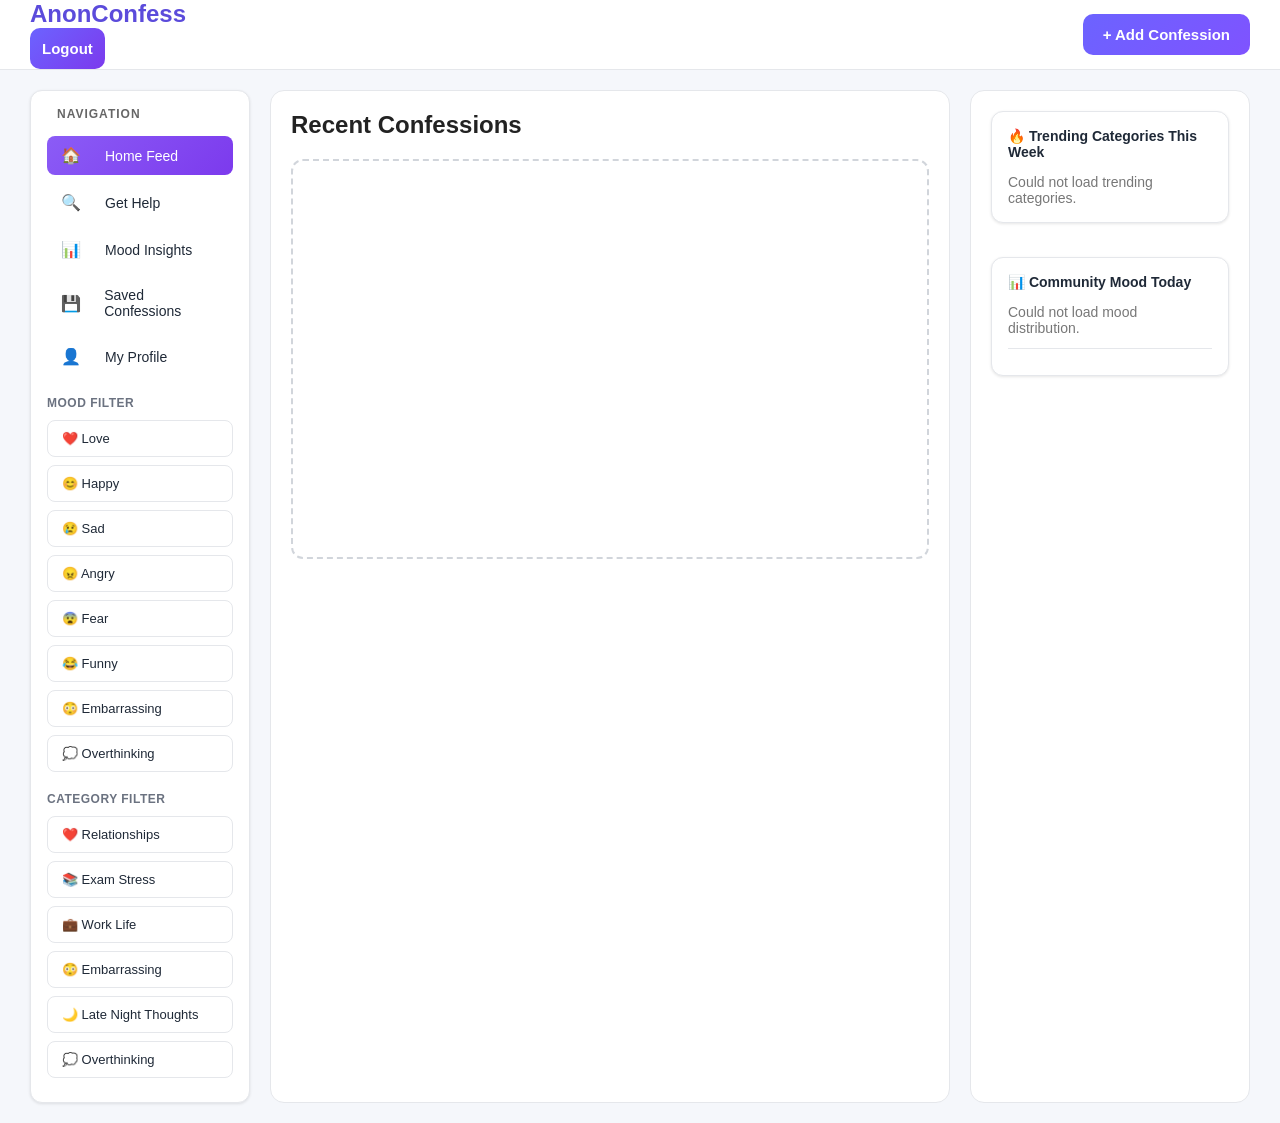
<file: frontendd/homepage/index.html>
<!DOCTYPE html>
<html lang="en">
<head>
  <meta charset="UTF-8" />
  <meta name="viewport" content="width=device-width, initial-scale=1.0" />
  <title>AnonConfess</title>
  <link rel="stylesheet" href="new.css" />
</head>
<body>

  <header class="header">
    <div class="logo-section">
      <h1>AnonConfess</h1>
      <button id="logoutBtn">Logout</button>
    </div>

    <div class="header-actions">
      <button class="add-confession-btn">+ Add Confession</button>
    </div>
  </header>

  <main class="layout">

    <aside class="left-sidebar">

      <!-- Left sidebar tools space -->
       <div class="sidebar-title">Navigation</div>
                <a class="sidebar-item active" href="#" data-filter="all">
                    <span class="sidebar-item-icon">🏠</span>
                    Home Feed
                </a>
                <a class="sidebar-item" href="../resources/resources.html">
                    <span class="sidebar-item-icon">🔍</span>
                    Get Help
                </a>
                <a class="sidebar-item" href="#">
                    <span class="sidebar-item-icon">📊</span>
                    Mood Insights
                </a>
                <a class="sidebar-item" href="#">
                    <span class="sidebar-item-icon">💾</span>
                    Saved Confessions
                </a>
                <a class="sidebar-item" href="../Profile Page/index.html">
                    <span class="sidebar-item-icon">👤</span>
                    My Profile
                </a>
            </div>

            <h3>Mood Filter</h3>

      <div class="mood-filter-list">
  <button class="mood-filter-btn" data-mood="Love">❤️ Love</button>
  <button class="mood-filter-btn" data-mood="Happy">😊 Happy</button>
  <button class="mood-filter-btn" data-mood="Sad">😢 Sad</button>
  <button class="mood-filter-btn" data-mood="Angry">😠 Angry</button>
  <button class="mood-filter-btn" data-mood="Fear">😨 Fear</button>
  <button class="mood-filter-btn" data-mood="Funny">😂 Funny</button>
  <button class="mood-filter-btn" data-mood="Embarrassing">😳 Embarrassing</button>
  <button class="mood-filter-btn" data-mood="Overthinking">💭 Overthinking</button>
</div>
<h3>Category Filter</h3>
<div class="category-filter-list">
  <button class="category-filter-btn" data-category="Relationships">❤️ Relationships</button>
  <button class="category-filter-btn" data-category="Exam Stress">📚 Exam Stress</button>
  <button class="category-filter-btn" data-category="Work Life">💼 Work Life</button>
  <button class="category-filter-btn" data-category="Embarrassing">😳 Embarrassing</button>
  <button class="category-filter-btn" data-category="Late Night Thoughts">🌙 Late Night Thoughts</button>
  <button class="category-filter-btn" data-category="Overthinking">💭 Overthinking</button>
</div>

    </aside>


    <section class="main-feed">
      <div class="feed-header">
        <h2>Recent Confessions</h2>
      </div>

      <div class="confession-feed">
        <!-- Confession cards will appear here -->
      </div>
    </section>

    <aside class="right-sidebar">
      <!-- Right sidebar tools space -->
       <div class="sidebar-card trending-card">
  <h3>🔥 Trending Categories This Week</h3>
  <div class="trending-list">
    <!-- Trending categories will appear here -->
  </div>
</div>
<br>
<div class="sidebar-card mood-distribution-card">
  <h3>📊 Community Mood Today</h3>
  <div class="mood-distribution-list">
    <!-- Mood rows will appear here -->
  </div>
  <p class="mood-distribution-total"></p>
</div>
    </aside>


    <!-- Add Confession Modal -->
<div class="modal-overlay">
  <div class="modal">
    
    <div class="modal-header">
      <h2>Share Your Confession</h2>
      <button class="close-modal-btn">&times;</button>
    </div>

    <form class="confession-form">
      
      <div class="identity-toggle">
        <button type="button" class="toggle-btn active">Anonymous</button>
        <button type="button" class="toggle-btn">With Identity</button>
      </div>

      <div class="name-field">
        <label for="userName">Your Name</label>
        <input type="text" id="userName" name="userName" />
      </div>

      <div class="mood-section">
        <label>Select Mood</label>
        <div class="mood-options">
          <button type="button" data-mood="love">❤️ Love</button>
          <button type="button" data-mood="happy">😊 Happy</button>
          <button type="button" data-mood="sad">😢 Sad</button>
          <button type="button" data-mood="angry">😠 Angry</button>
          <button type="button" data-mood="fear">😨 Fear</button>
          <button type="button" data-mood="funny">😂 Funny</button>
          <button type="button" data-mood="embarrasing">😳 Embarrassing</button>
          <button type="button" data-mood="overthinking">💭 Overthinking</button>
        </div>
      </div>

      <div class="category-section">
        <label for="category">Category</label>
        <select id="category" name="category">
          <option value="">Choose a category...</option>
          <option value="Relationships">Relationships</option>
          <option value="Exam Stress">Exam Stress</option>
          <option value="Work Life">Work Life</option>
          <option value="Embarrassing">Embarrassing</option>
          <option value="Late Night Thoughts">Late Night Thoughts</option>
          <option value="Overthinking">Overthinking</option>
        </select>
      </div>

      <div class="text-section">
        <label for="confessionText">Your Confession</label>
        <textarea id="confessionText" name="confessionText" rows="6"></textarea>
      </div>

      <div class="submit-section">
        <button type="submit" class="post-btn">Post Confession</button>
      </div>

    </form>

  </div>
</div>

  </main>


  <!-- Edit Confession Modal -->
<div class="edit-modal-overlay">
  <div class="edit-modal">
    <div class="edit-modal-header">
      <h2>Edit Confession</h2>
      <button class="close-edit-modal-btn">&times;</button>
    </div>

    <form class="edit-confession-form">
      <div class="edit-text-section">
        <label for="editConfessionText">Update Your Confession</label>
        <textarea id="editConfessionText" rows="6"></textarea>
      </div>

      <div class="edit-submit-section">
        <button type="submit" class="save-edit-btn">Save Changes</button>
      </div>
    </form>
  </div>
</div>



<!-- Comment Modal -->
<div class="comment-modal-overlay">
  <div class="comment-modal">
    <div class="comment-modal-header">
      <h2>Add Comment</h2>
      <button class="close-comment-modal-btn">&times;</button>
    </div>

    <form class="comment-form">
      <div class="comment-text-section">
        <label for="commentText">Your Comment</label>
        <textarea id="commentText" rows="5"></textarea>
      </div>

      <div class="comment-submit-section">
        <button type="submit" class="post-comment-btn">Post Comment</button>
      </div>
    </form>
  </div>
</div>

<script type="module" src="js/new.js"></script>
</body>
</html>
</file>
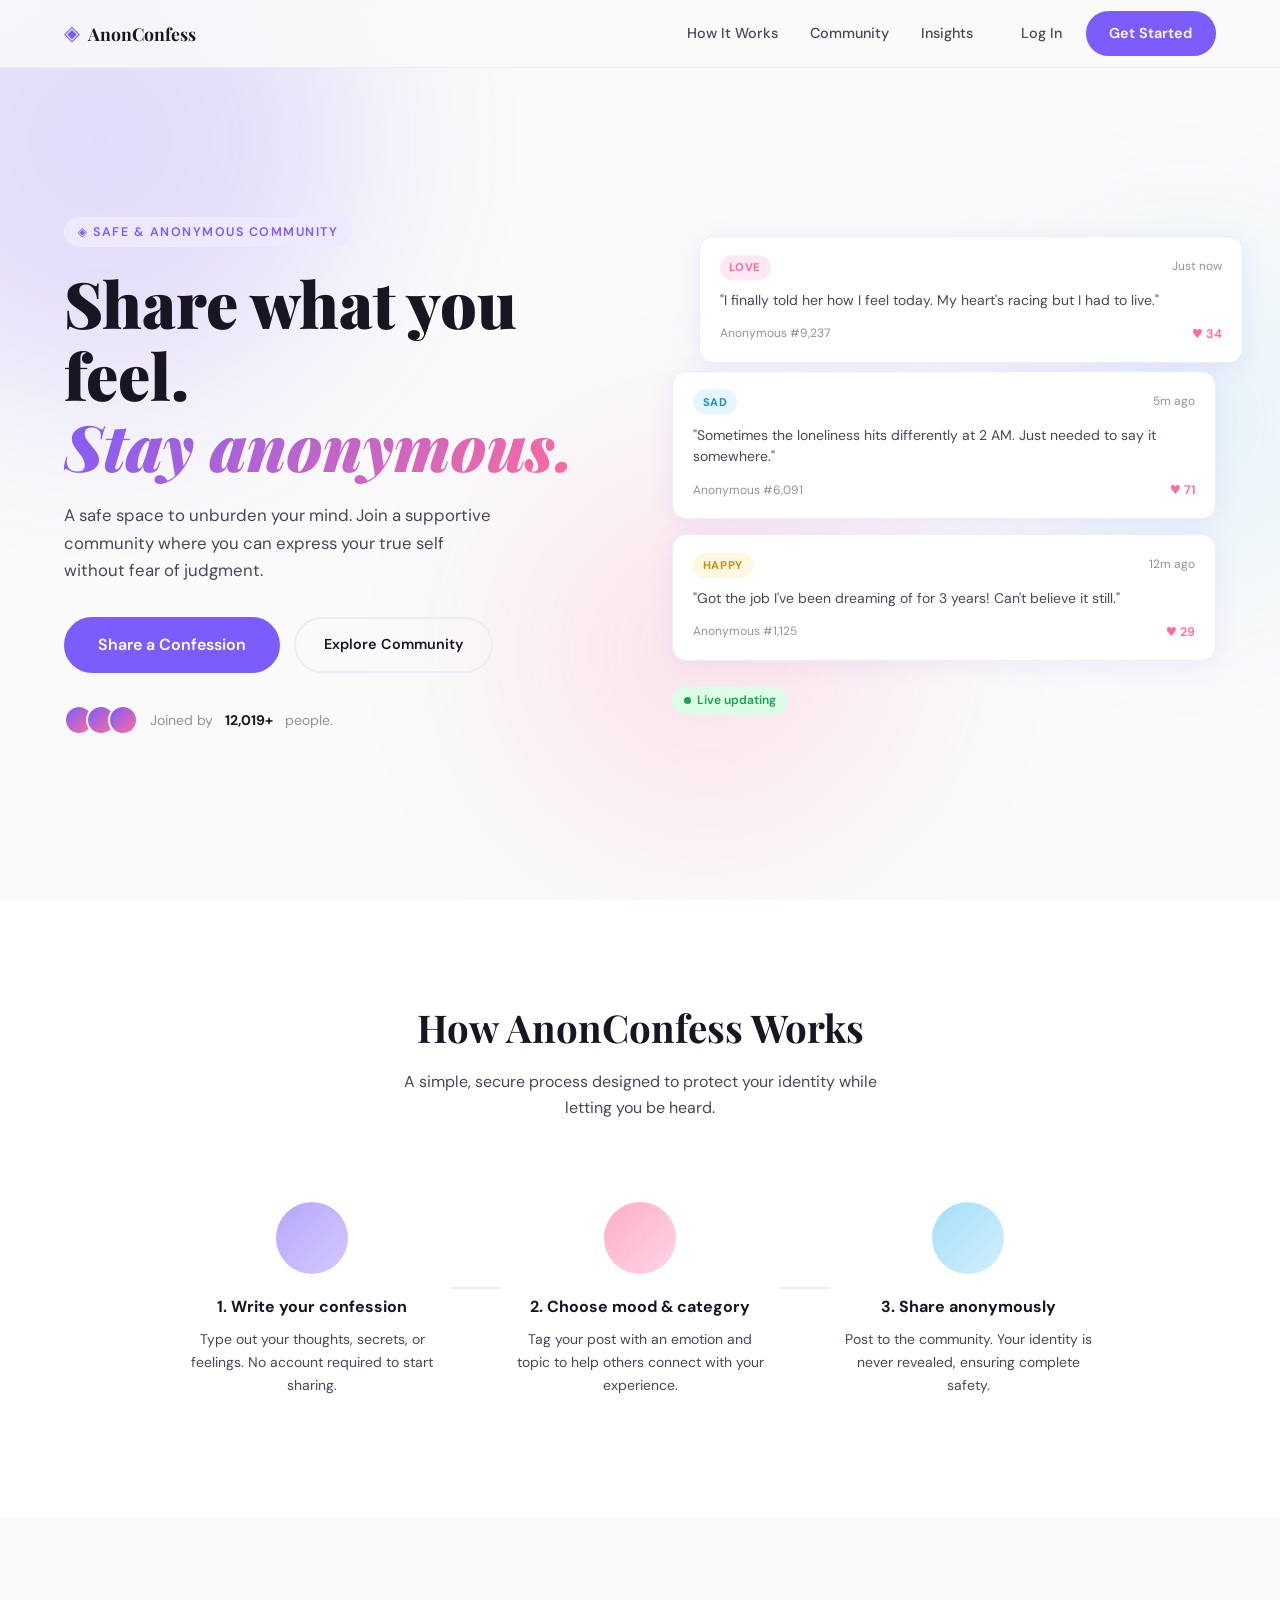
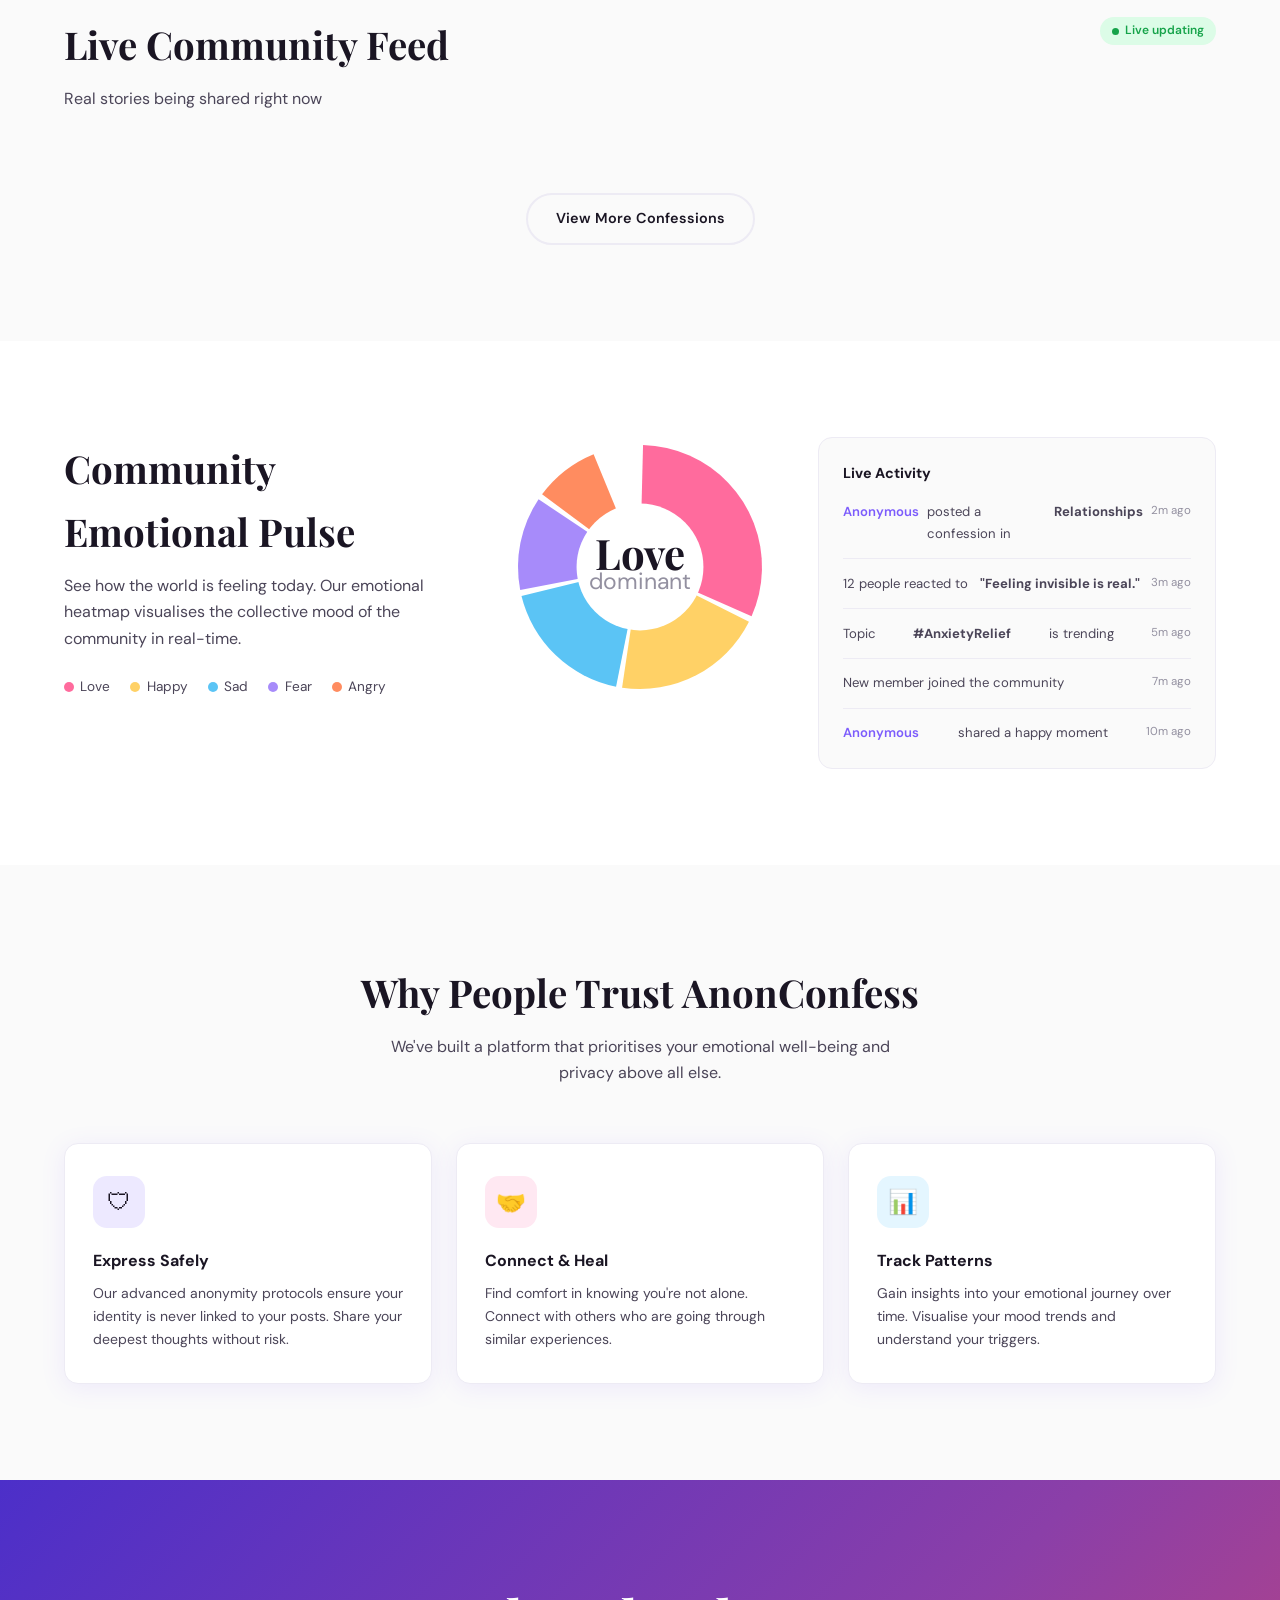
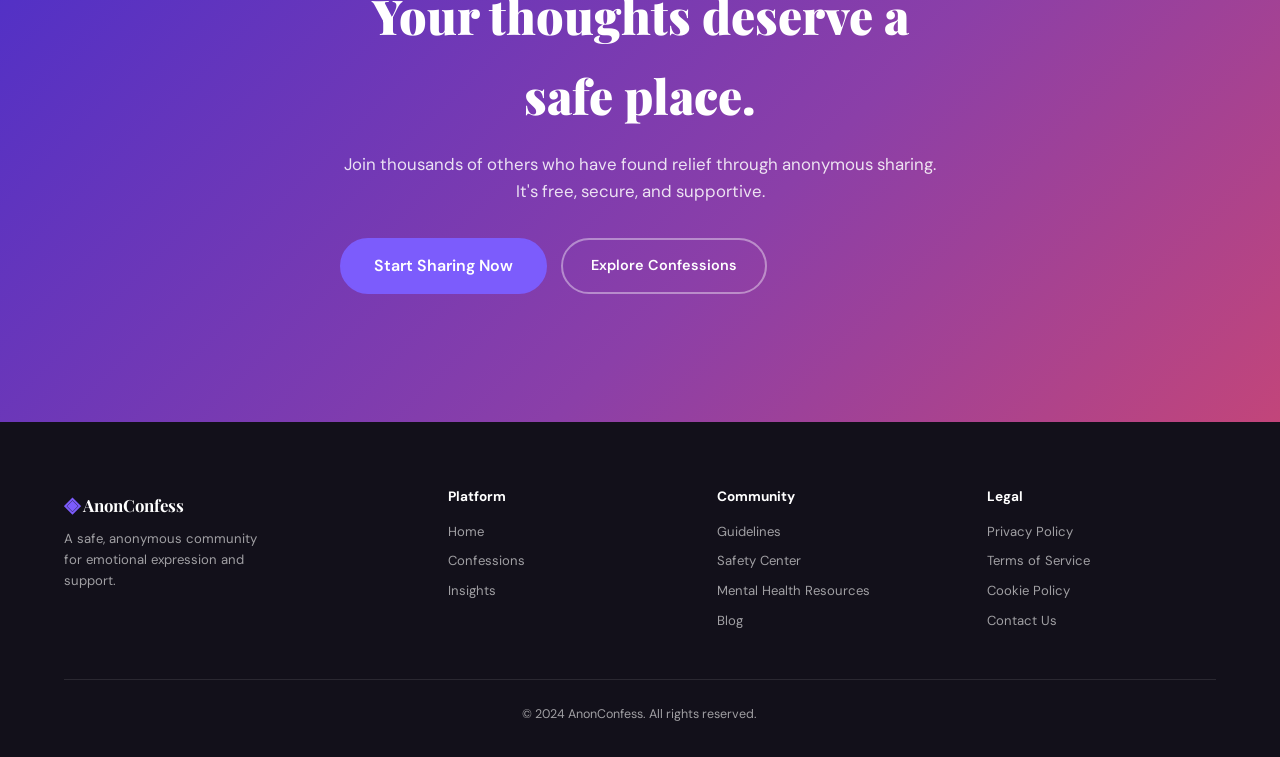
<file: frontendd/heropage/hero.html>
<!DOCTYPE html>
<html lang="en">
<head>
  <meta charset="UTF-8" />
  <meta name="viewport" content="width=device-width, initial-scale=1.0" />
  <title>AnonConfess – Share what you feel. Stay anonymous.</title>
  <link rel="stylesheet" href="style.css" />
  <link rel="preconnect" href="https://fonts.googleapis.com" />
  <link rel="preconnect" href="https://fonts.gstatic.com" crossorigin />
  <link href="https://fonts.googleapis.com/css2?family=Playfair+Display:ital,wght@0,700;0,900;1,700&family=DM+Sans:wght@300;400;500;600&display=swap" rel="stylesheet" />
</head>
<body>

  <!-- ───────────────── NAV ───────────────── -->
  <nav class="nav" id="nav">
    <div class="nav__brand">
      <span class="nav__logo-icon">◈</span>
      <span class="nav__logo-text">AnonConfess</span>
    </div>
    <ul class="nav__links">
      <li><a href="#how">How It Works</a></li>
      <li><a href="#">Community</a></li>
      <li><a href="#">Insights</a></li>
    </ul>
    <div class="nav__actions">
      <a href="../loginpage/login.html" class="btn-ghost">Log In</a>
      <a href="../loginpage/signup.html" class="btn-primary">Get Started</a>
    </div>
    <button class="nav__hamburger" id="hamburger" aria-label="Open menu">
      <span></span><span></span><span></span>
    </button>
  </nav>

  <!-- ───────────────── HERO ───────────────── -->
  <section class="hero" id="hero">
    <div class="hero__bg-blob hero__bg-blob--1"></div>
    <div class="hero__bg-blob hero__bg-blob--2"></div>
    <div class="hero__bg-blob hero__bg-blob--3"></div>

    <div class="hero__content">
      <p class="hero__eyebrow reveal">◈ Safe &amp; Anonymous Community</p>
      <h1 class="hero__headline reveal reveal--delay-1">
        Share what you feel.<br />
        <em class="hero__headline--accent">Stay anonymous.</em>
      </h1>
      <p class="hero__sub reveal reveal--delay-2">
        A safe space to unburden your mind. Join a supportive community where you
        can express your true self without fear of judgment.
      </p>
      <div class="hero__ctas reveal reveal--delay-3">
        <a href="frontend/loginpage/signup.html" class="btn-primary btn-primary--large">Share a Confession</a>
        <a href="#" class="btn-outline">Explore Community</a>
      </div>
      <p class="hero__social-proof reveal reveal--delay-4">
        <span class="avatars">
          <span class="avatar"></span>
          <span class="avatar"></span>
          <span class="avatar"></span>
        </span>
        Joined by <strong id="userCount">12,019+</strong>people.
      </p>
    </div>

    <!-- Live feed cards -->
    <div class="hero__feed reveal reveal--delay-2">
      <div class="feed-card feed-card--top" data-float="0">
        <div class="feed-card__header">
          <span class="tag tag--love">Love</span>
          <span class="feed-card__time">Just now</span>
        </div>
        <p>"I finally told her how I feel today. My heart's racing but I had to live."</p>
        <div class="feed-card__footer">
          <span class="anon">Anonymous #9,237</span>
          <span class="heart-count">♥ 34</span>
        </div>
      </div>

      <div class="feed-card" data-float="1">
        <div class="feed-card__header">
          <span class="tag tag--sad">Sad</span>
          <span class="feed-card__time">5m ago</span>
        </div>
        <p>"Sometimes the loneliness hits differently at 2 AM. Just needed to say it somewhere."</p>
        <div class="feed-card__footer">
          <span class="anon">Anonymous #6,091</span>
          <span class="heart-count">♥ 71</span>
        </div>
      </div>

      <div class="feed-card" data-float="2">
        <div class="feed-card__header">
          <span class="tag tag--happy">Happy</span>
          <span class="feed-card__time">12m ago</span>
        </div>
        <p>"Got the job I've been dreaming of for 3 years! Can't believe it still."</p>
        <div class="feed-card__footer">
          <span class="anon">Anonymous #1,125</span>
          <span class="heart-count">♥ 29</span>
        </div>
      </div>

      <div class="live-badge">
        <span class="live-dot"></span> Live updating
      </div>
    </div>
  </section>

  <!-- ───────────────── HOW IT WORKS ───────────────── -->
  <section class="how" id="how">
    <div class="section-header">
      <h2 class="section-title reveal">How AnonConfess Works</h2>
      <p class="section-sub reveal reveal--delay-1">A simple, secure process designed to protect your identity while letting you be heard.</p>
    </div>
    <div class="how__steps">
      <div class="step reveal reveal--delay-1">
        <div class="step__orb step__orb--purple"></div>
        <h3>1. Write your confession</h3>
        <p>Type out your thoughts, secrets, or feelings. No account required to start sharing.</p>
      </div>
      <div class="step__connector"></div>
      <div class="step reveal reveal--delay-2">
        <div class="step__orb step__orb--pink"></div>
        <h3>2. Choose mood &amp; category</h3>
        <p>Tag your post with an emotion and topic to help others connect with your experience.</p>
      </div>
      <div class="step__connector"></div>
      <div class="step reveal reveal--delay-3">
        <div class="step__orb step__orb--blue"></div>
        <h3>3. Share anonymously</h3>
        <p>Post to the community. Your identity is never revealed, ensuring complete safety.</p>
      </div>
    </div>
  </section>

  <!-- ───────────────── LIVE FEED ───────────────── -->
  <section class="live-feed" id="community">
    <div class="live-feed__header">
      <div>
        <h2 class="section-title reveal">Live Community Feed</h2>
        <p class="section-sub reveal reveal--delay-1">Real stories being shared right now</p>
      </div>
      <span class="live-badge live-badge--inline">
        <span class="live-dot"></span> Live updating
      </span>
    </div>

    <div class="confessions-grid" id="confessions-grid">
      <!-- JS will inject cards -->
    </div>

    <div class="live-feed__footer reveal">
      <a href="#" class="btn-outline">View More Confessions</a>
    </div>
  </section>

  <!-- ───────────────── EMOTIONAL PULSE ───────────────── -->
  <section class="pulse" id="insights">
    <div class="pulse__text">
      <h2 class="section-title reveal">Community Emotional Pulse</h2>
      <p class="section-sub reveal reveal--delay-1">See how the world is feeling today. Our emotional heatmap visualises the collective mood of the community in real-time.</p>
      <div class="pulse__legend reveal reveal--delay-2">
        <span><i class="dot dot--love"></i>Love</span>
        <span><i class="dot dot--happy"></i>Happy</span>
        <span><i class="dot dot--sad"></i>Sad</span>
        <span><i class="dot dot--fear"></i>Fear</span>
        <span><i class="dot dot--angry"></i>Angry</span>
      </div>
    </div>
    <div class="pulse__visual reveal reveal--delay-2">
      <canvas id="pulseChart" width="260" height="260"></canvas>
    </div>
    <div class="pulse__activity reveal reveal--delay-3">
      <h4>Live Activity</h4>
      <ul id="activity-feed">
        <li><span class="activity-name">Anonymous</span> posted a confession in <strong>Relationships</strong> <span class="activity-time">2m ago</span></li>
        <li>12 people reacted to <strong>"Feeling invisible is real."</strong> <span class="activity-time">3m ago</span></li>
        <li>Topic <strong>#AnxietyRelief</strong> is trending <span class="activity-time">5m ago</span></li>
        <li>New member joined the community <span class="activity-time">7m ago</span></li>
        <li><span class="activity-name">Anonymous</span> shared a happy moment <span class="activity-time">10m ago</span></li>
      </ul>
    </div>
  </section>

  <!-- ───────────────── TRUST ───────────────── -->
  <section class="trust">
    <div class="section-header">
      <h2 class="section-title reveal">Why People Trust AnonConfess</h2>
      <p class="section-sub reveal reveal--delay-1">We've built a platform that prioritises your emotional well-being and privacy above all else.</p>
    </div>
    <div class="trust__cards">
      <div class="trust-card reveal reveal--delay-1">
        <div class="trust-card__icon trust-card__icon--purple">🛡</div>
        <h3>Express Safely</h3>
        <p>Our advanced anonymity protocols ensure your identity is never linked to your posts. Share your deepest thoughts without risk.</p>
      </div>
      <div class="trust-card reveal reveal--delay-2">
        <div class="trust-card__icon trust-card__icon--pink">🤝</div>
        <h3>Connect &amp; Heal</h3>
        <p>Find comfort in knowing you're not alone. Connect with others who are going through similar experiences.</p>
      </div>
      <div class="trust-card reveal reveal--delay-3">
        <div class="trust-card__icon trust-card__icon--blue">📊</div>
        <h3>Track Patterns</h3>
        <p>Gain insights into your emotional journey over time. Visualise your mood trends and understand your triggers.</p>
      </div>
    </div>
  </section>

  <!-- ───────────────── CTA ───────────────── -->
  <section class="cta-section">
    <div class="cta-section__inner reveal">
      <h2>Your thoughts deserve a safe place.</h2>
      <p>Join thousands of others who have found relief through anonymous sharing. It's free, secure, and supportive.</p>
      <div class="hero__ctas">
        <a href="frontend/loginpage/signup.html" class="btn-primary btn-primary--large">Start Sharing Now</a>
        <a href="#" class="btn-outline btn-outline--light">Explore Confessions</a>
      </div>
    </div>
  </section>

  <!-- ───────────────── FOOTER ───────────────── -->
  <footer class="footer">
    <div class="footer__brand">
      <p class="nav__logo-text"><span class="nav__logo-icon">◈</span> AnonConfess</p>
      <p class="footer__tagline">A safe, anonymous community for emotional expression and support.</p>
    </div>
    <div class="footer__cols">
      <div class="footer__col">
        <h5>Platform</h5>
        <a href="#">Home</a>
        <a href="#">Confessions</a>
        <a href="#">Insights</a>
        <!-- <a href="#">Mobile App</a> -->
      </div>
      <div class="footer__col">
        <h5>Community</h5>
        <a href="#">Guidelines</a>
        <a href="#">Safety Center</a>
        <a href="#">Mental Health Resources</a>
        <a href="#">Blog</a>
      </div>
      <div class="footer__col">
        <h5>Legal</h5>
        <a href="#">Privacy Policy</a>
        <a href="#">Terms of Service</a>
        <a href="#">Cookie Policy</a>
        <a href="#">Contact Us</a>
      </div>
    </div>
    <p class="footer__copy">© 2024 AnonConfess. All rights reserved.</p>
  </footer>

  <script src="script.js"></script>
</body>
</html>
</file>
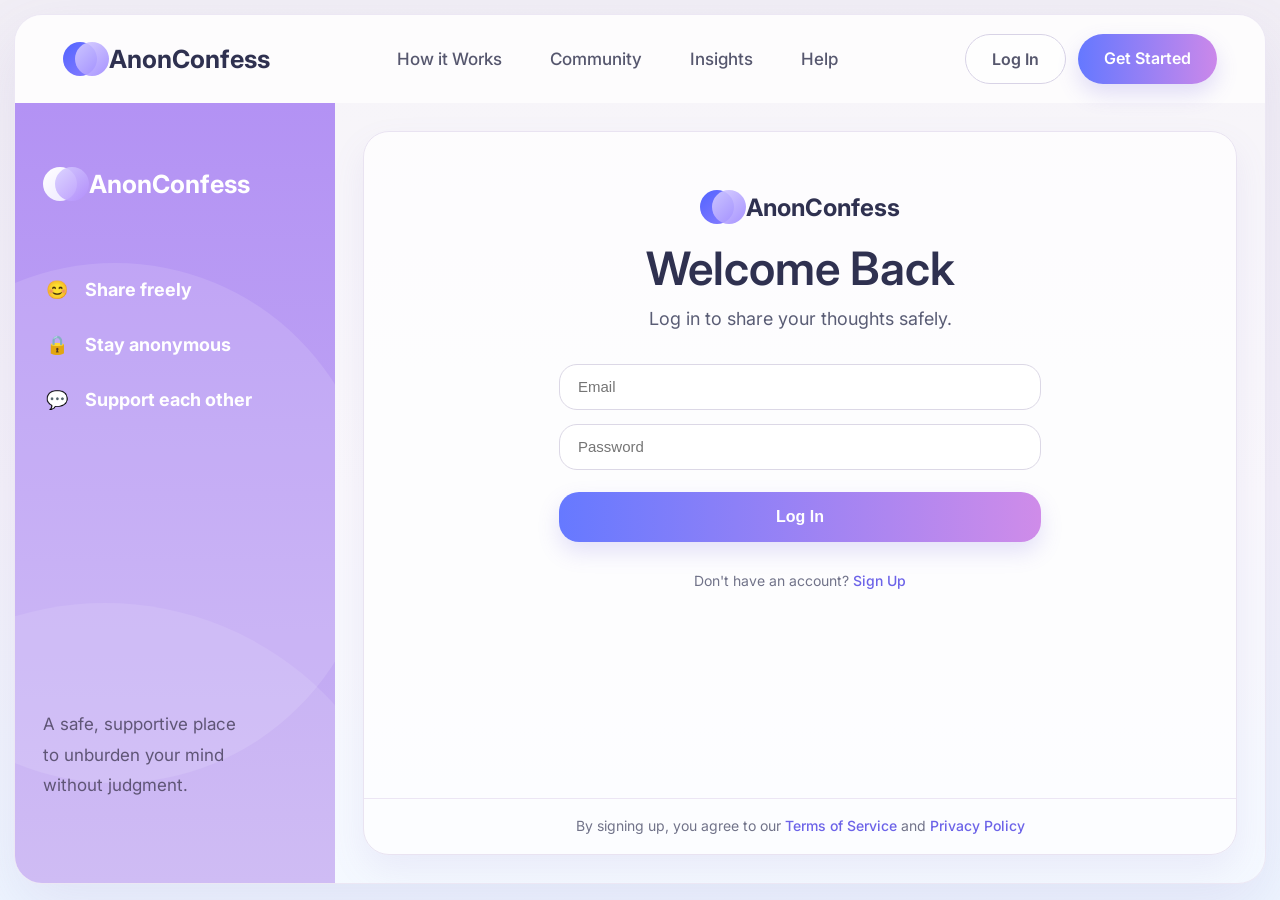
<file: frontendd/loginpage/login.html>
<!DOCTYPE html>
<html lang="en">
<head>
  <meta charset="UTF-8" />
  <meta name="viewport" content="width=device-width, initial-scale=1.0" />
  <title>AnonConfess - Login</title>
  <link rel="preconnect" href="https://fonts.googleapis.com">
  <link rel="preconnect" href="https://fonts.gstatic.com" crossorigin>
  <link href="https://fonts.googleapis.com/css2?family=Inter:wght@400;500;600;700;800&display=swap" rel="stylesheet">
  <link rel="stylesheet" href="auth.css" />
</head>
<body class="auth-body">
  <div class="auth-page">
    <header class="topbar">
      <div class="brand">
        <div class="logo logo-main"></div>
        <span>AnonConfess</span>
      </div>

      <nav class="top-nav">
        <a href="#">How it Works</a>
        <a href="#">Community</a>
        <a href="#">Insights</a>
        <a href="#">Help</a>
      </nav>

      <div class="top-actions">
        <a href="login.html" class="btn btn-outline">Log In</a>
        <a href="signup.html" class="btn btn-gradient">Get Started</a>
      </div>
    </header>

    <main class="auth-layout">
      <aside class="left-panel">
        <div class="left-inner">
          <div class="side-brand">
            <div class="logo logo-light"></div>
            <span>AnonConfess</span>
          </div>

          <div class="side-points">
            <div class="side-item"><span class="icon">😊</span><span>Share freely</span></div>
            <div class="side-item"><span class="icon">🔒</span><span>Stay anonymous</span></div>
            <div class="side-item"><span class="icon">💬</span><span>Support each other</span></div>
          </div>

          <p class="side-note">
            A safe, supportive place<br>
            to unburden your mind<br>
            without judgment.
          </p>
        </div>
      </aside>

      <section class="form-shell login-shell">
        <div class="form-box login-box">
          <div class="mini-brand">
            <div class="logo logo-main"></div>
            <span>AnonConfess</span>
          </div>

          <h1>Welcome Back</h1>
          <p class="subtext">Log in to share your thoughts safely.</p>

          <div class="auth-error" id="loginError" style="display:none;"></div>

          <form id="loginForm" class="auth-form">
            <input type="email" id="loginUsername" placeholder="Email" required>
            <input type="password" id="loginPassword" placeholder="Password" required>

            <button type="submit" class="main-action">Log In</button>

            <p id="message"></p>
          </form>

          <p class="switch-link">
            Don't have an account?
            <a href="signup.html">Sign Up</a>
          </p>
        </div>

        <div class="bottom-note">
          By signing up, you agree to our
          <a href="#">Terms of Service</a> and
          <a href="#">Privacy Policy</a>
        </div>
      </section>
    </main>
  </div>

 
  <script src="login.js"></script>
</body>
</html>
</file>
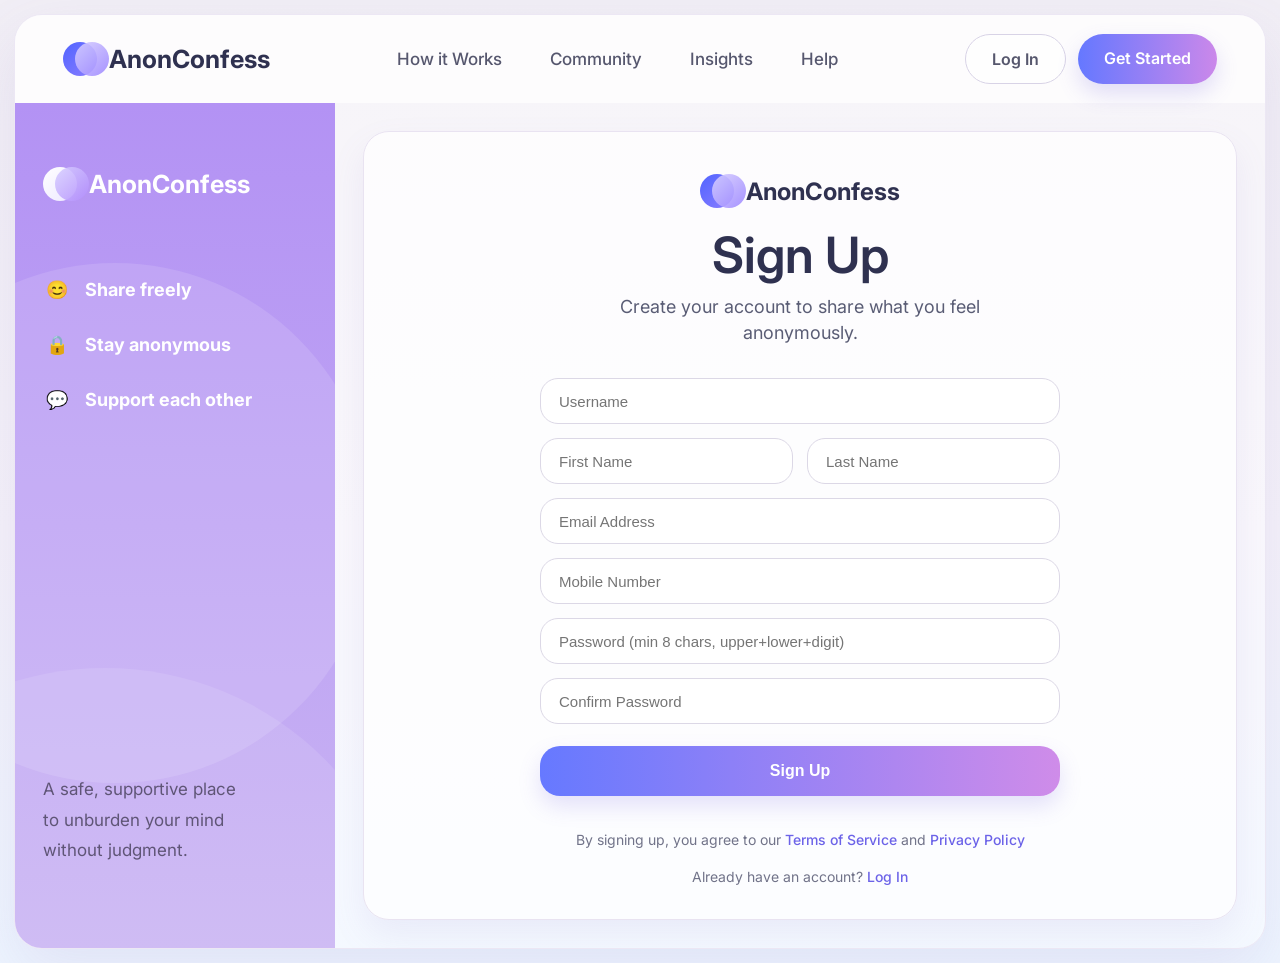
<file: frontendd/loginpage/signup.html>
<!DOCTYPE html>
<html lang="en">
<head>
  <meta charset="UTF-8" />
  <meta name="viewport" content="width=device-width, initial-scale=1.0" />
  <title>AnonConfess - Sign Up</title>
  <link rel="preconnect" href="https://fonts.googleapis.com">
  <link rel="preconnect" href="https://fonts.gstatic.com" crossorigin>
  <link href="https://fonts.googleapis.com/css2?family=Inter:wght@400;500;600;700;800&display=swap" rel="stylesheet">
  <link rel="stylesheet" href="auth.css" />
</head>
<body class="auth-body">
  <div class="auth-page">
    <header class="topbar">
      <div class="brand">
        <div class="logo logo-main"></div>
        <span>AnonConfess</span>
      </div>

      <nav class="top-nav">
        <a href="#">How it Works</a>
        <a href="#">Community</a>
        <a href="#">Insights</a>
        <a href="#">Help</a>
      </nav>

      <div class="top-actions">
        <a href="login.html" class="btn btn-outline">Log In</a>
        <a href="signup.html" class="btn btn-gradient">Get Started</a>
      </div>
    </header>

    <main class="auth-layout">
      <aside class="left-panel">
        <div class="left-inner">
          <div class="side-brand">
            <div class="logo logo-light"></div>
            <span>AnonConfess</span>
          </div>

          <div class="side-points">
            <div class="side-item"><span class="icon">😊</span><span>Share freely</span></div>
            <div class="side-item"><span class="icon">🔒</span><span>Stay anonymous</span></div>
            <div class="side-item"><span class="icon">💬</span><span>Support each other</span></div>
          </div>

          <p class="side-note">
            A safe, supportive place<br>
            to unburden your mind<br>
            without judgment.
          </p>
        </div>
      </aside>

      <section class="form-shell signup-shell">
        <div class="form-box signup-box">
          <div class="mini-brand">
            <div class="logo logo-main"></div>
            <span>AnonConfess</span>
          </div>

          <h1>Sign Up</h1>
          <p class="subtext">Create your account to share what you feel anonymously.</p>

          <div class="auth-error" id="signupError" style="display:none;"></div>

          <form id="signupForm" class="auth-form">
            <input type="text" id="username" placeholder="Username" required>
            <div class="name-row">
              <input type="text" id="fname" placeholder="First Name" required>
              <input type="text" id="lname" placeholder="Last Name" required>
            </div>
            <input type="email" id="signupEmail" placeholder="Email Address" required>
            <input type="tel" id="mobileNo" placeholder="Mobile Number" pattern="^\+?[0-9]{10,15}$" required>
            <input type="password" id="signupPassword" placeholder="Password (min 8 chars, upper+lower+digit)" required>
            <input type="password" id="confirmPassword" placeholder="Confirm Password" required>

            <button type="submit" class="main-action">Sign Up</button>

            <p id="message"></p>
          </form>

          <p class="terms-line">
            By signing up, you agree to our
            <a href="#">Terms of Service</a> and
            <a href="#">Privacy Policy</a>
          </p>

          <p class="switch-link">
            Already have an account?
            <a href="login.html">Log In</a>
          </p>
        </div>
      </section>
    </main>
  </div>

  
  <script src="signup.js"></script>
</body>
</html>
</file>
<file: frontendd/homepage/new.css>
* {
  margin: 0;
  padding: 0;
  box-sizing: border-box;
  font-family: Arial, sans-serif;
}

body {
  background-color: #f5f7fb;
  color: #222;
  min-height: 100vh;
}

.header {
  height: 70px;
  background-color: #ffffff;
  border-bottom: 1px solid #e5e7eb;
  display: flex;
  justify-content: space-between;
  align-items: center;
  padding: 0 30px;
}

.logo-section h1 {
  font-size: 24px;
  color: #5b4bdb;
}

.header-actions {
  display: flex;
  align-items: center;
}

.add-confession-btn {
  background: linear-gradient(135deg, #6c63ff, #7f53ff);
  color: white;
  border: none;
  padding: 12px 20px;
  border-radius: 10px;
  font-size: 15px;
  cursor: pointer;
  transition: 0.3s;
}

.add-confession-btn:hover {
  opacity: 0.9;
}

.layout {
  display: grid;
  grid-template-columns: 220px 1fr 280px;
  gap: 20px;
  padding: 20px 30px;
}

.left-sidebar,
.right-sidebar {
  background-color: #ffffff;
  min-height: 500px;
  border-radius: 14px;
  border: 1px solid #e5e7eb;
  padding: 20px;
}

.main-feed {
  background-color: #ffffff;
  min-height: 500px;
  border-radius: 14px;
  border: 1px solid #e5e7eb;
  padding: 20px;
}

.feed-header h2 {
  font-size: 24px;
  margin-bottom: 20px;
  color: #222;
}

.confession-feed {
  min-height: 400px;
  border: 2px dashed #d1d5db;
  border-radius: 12px;
  padding: 20px;
}

/* Modal Overlay */
.modal-overlay {
  position: fixed;
  top: 0;
  left: 0;
  width: 100%;
  height: 100%;
  background: rgba(0, 0, 0, 0.45);
  display: flex;
  justify-content: center;
  align-items: center;
  padding: 20px;
}

/* Modal Box */
.modal {
  width: 100%;
  max-width: 650px;
  background: #ffffff;
  border-radius: 16px;
  padding: 25px;
  box-shadow: 0 10px 30px rgba(0, 0, 0, 0.15);
}

/* Modal Header */
.modal-header {
  display: flex;
  justify-content: space-between;
  align-items: center;
  margin-bottom: 25px;
}

.modal-header h2 {
  font-size: 24px;
  color: #222;
}

.close-modal-btn {
  background: transparent;
  border: none;
  font-size: 28px;
  cursor: pointer;
  color: #555;
}

.modal-overlay {
  display: none;
}

.name-field {
  display: none;
}

/* Form */
.confession-form {
  display: flex;
  flex-direction: column;
  gap: 20px;
}

/* Identity Toggle */
.identity-toggle {
  display: flex;
  gap: 10px;
}

.toggle-btn {
  padding: 10px 18px;
  border: 1px solid #d1d5db;
  background: #f3f4f6;
  border-radius: 10px;
  cursor: pointer;
  font-size: 14px;
}

.toggle-btn.active {
  background: linear-gradient(135deg, #6c63ff, #7f53ff);
  color: white;
  border: none;
}

/* Labels */
.name-field label,
.mood-section label,
.category-section label,
.text-section label {
  display: block;
  margin-bottom: 8px;
  font-size: 15px;
  font-weight: 600;
  color: #333;
}

/* Inputs */
.name-field input,
.category-section select,
.text-section textarea {
  width: 100%;
  padding: 12px 14px;
  border: 1px solid #d1d5db;
  border-radius: 10px;
  outline: none;
  font-size: 14px;
}

.name-field input:focus,
.category-section select:focus,
.text-section textarea:focus {
  border-color: #6c63ff;
}

/* Mood Buttons */
.mood-options {
  display: grid;
  grid-template-columns: repeat(4, 1fr);
  gap: 10px;
}

.mood-options button {
  padding: 12px;
  border: 1px solid #d1d5db;
  background: #f9fafb;
  border-radius: 10px;
  cursor: pointer;
  font-size: 14px;
  transition: 0.3s;
}

.mood-options button:hover {
  border-color: #6c63ff;
  background: #f3f0ff;
}

/* Textarea */
.text-section textarea {
  resize: vertical;
  min-height: 140px;
}

/* Submit Button */
.submit-section {
  display: flex;
  justify-content: flex-end;
}

.post-btn {
  background: linear-gradient(135deg, #6c63ff, #7f53ff);
  color: white;
  border: none;
  padding: 12px 22px;
  border-radius: 10px;
  font-size: 15px;
  cursor: pointer;
  transition: 0.3s;
}

.post-btn:hover {
  opacity: 0.9;
}

/*singup lgoin*/

.login-container,
.signup-container {
  width: 100%;
  max-width: 400px;
  background: white;
  padding: 30px;
  border-radius: 16px;
  box-shadow: 0 10px 30px rgba(0, 0, 0, 0.15);
}

.login-container h2,
.signup-container h2 {
  text-align: center;
  margin-bottom: 25px;
  color: #333;
}

form {
  display: flex;
  flex-direction: column;
  gap: 18px;
}

form div {
  display: flex;
  flex-direction: column;
}

label {
  margin-bottom: 8px;
  font-size: 14px;
  color: #444;
  font-weight: 600;
}

input {
  padding: 12px 14px;
  border: 1px solid #d1d5db;
  border-radius: 10px;
  outline: none;
  font-size: 14px;
}

input:focus {
  border-color: #6c63ff;
  box-shadow: 0 0 0 3px rgba(108, 99, 255, 0.15);
}

button {
  padding: 12px;
  border: none;
  border-radius: 10px;
  background: linear-gradient(135deg, #6c63ff, #7c3aed);
  color: white;
  font-size: 15px;
  font-weight: 600;
  cursor: pointer;
  transition: 0.3s;
}

button:hover {
  opacity: 0.9;
}

#message {
  margin-top: 18px;
  text-align: center;
  font-size: 14px;
  font-weight: 500;
}

.auth-link {
  margin-top: 18px;
  text-align: center;
  font-size: 14px;
  color: #555;
}

.auth-link a {
  color: #6c63ff;
  text-decoration: none;
  font-weight: 600;
}

.auth-link a:hover {
  text-decoration: underline;
}

/*edit modal*/
.edit-modal-overlay {
  position: fixed;
  top: 0;
  left: 0;
  width: 100%;
  height: 100%;
  background: rgba(0, 0, 0, 0.45);
  display: none;
  justify-content: center;
  align-items: center;
  padding: 20px;
  z-index: 1000;
}

.edit-modal {
  width: 100%;
  max-width: 600px;
  background: #ffffff;
  border-radius: 16px;
  padding: 25px;
  box-shadow: 0 10px 30px rgba(0, 0, 0, 0.15);
}

.edit-modal-header {
  display: flex;
  justify-content: space-between;
  align-items: center;
  margin-bottom: 20px;
}

.edit-modal-header h2 {
  font-size: 22px;
  color: #222;
}

.close-edit-modal-btn {
  background: transparent;
  border: none;
  font-size: 28px;
  cursor: pointer;
  color: #555;
}

.edit-confession-form {
  display: flex;
  flex-direction: column;
  gap: 20px;
}

.edit-text-section label {
  display: block;
  margin-bottom: 8px;
  font-size: 15px;
  font-weight: 600;
  color: #333;
}

.edit-text-section textarea {
  width: 100%;
  padding: 12px 14px;
  border: 1px solid #d1d5db;
  border-radius: 10px;
  outline: none;
  font-size: 14px;
  resize: vertical;
  min-height: 140px;
}

.edit-text-section textarea:focus {
  border-color: #6c63ff;
}

.edit-submit-section {
  display: flex;
  justify-content: flex-end;
}

.save-edit-btn {
  background: linear-gradient(135deg, #6c63ff, #7f53ff);
  color: white;
  border: none;
  padding: 12px 22px;
  border-radius: 10px;
  font-size: 15px;
  cursor: pointer;
  transition: 0.3s;
}

.save-edit-btn:hover {
  opacity: 0.9;
}

/*confession card post reaction*/
.reaction-section {
  display: flex;
  gap: 10px;
  flex-wrap: wrap;
  margin-top: 15px;
}

.reaction-btn {
  border: 1px solid #ddd;
  background: #f9fafb;
  padding: 10px 14px;
  border-radius: 12px;
  cursor: pointer;
  transition: 0.3s;
  font-size: 14px;
}

.reaction-btn:hover {
  background: #f3f4f6;
  box-shadow: 0 4px 10px rgba(0, 0, 0, 0.08);
}

.reaction-count {
  font-weight: bold;
  margin-left: 5px;
}

/*comment modal*/
.comment-action-row {
  margin-top: 15px;
}

.add-comment-btn {
  background: linear-gradient(135deg, #6c63ff, #7f53ff);
  color: white;
  border: none;
  padding: 10px 14px;
  border-radius: 10px;
  cursor: pointer;
}

.comments-wrapper {
  margin-top: 15px;
  border-top: 1px solid #eee;
  padding-top: 12px;
}

.comments-header {
  display: flex;
  justify-content: space-between;
  align-items: center;
}

.toggle-comments-btn {
  background: none;
  border: none;
  color: #6c63ff;
  cursor: pointer;
  font-size: 14px;
}

.comments-list {
  margin-top: 12px;
}

.comment-item {
  padding: 10px;
  border: 1px solid #eee;
  border-radius: 10px;
  margin-bottom: 10px;
  background: #fafafa;
}

.comment-top {
  display: flex;
  justify-content: space-between;
  margin-bottom: 6px;
  font-size: 13px;
}

.comment-modal-overlay {
  position: fixed;
  top: 0;
  left: 0;
  width: 100%;
  height: 100%;
  background: rgba(0, 0, 0, 0.45);
  display: none;
  justify-content: center;
  align-items: center;
  padding: 20px;
  z-index: 1000;
}

.comment-modal {
  width: 100%;
  max-width: 550px;
  background: white;
  border-radius: 16px;
  padding: 25px;
}

.comment-modal-header {
  display: flex;
  justify-content: space-between;
  align-items: center;
  margin-bottom: 20px;
}

.close-comment-modal-btn {
  background: transparent;
  border: none;
  font-size: 28px;
  cursor: pointer;
}

.comment-text-section label {
  display: block;
  margin-bottom: 8px;
  font-weight: 600;
}

.comment-text-section textarea {
  width: 100%;
  padding: 12px;
  border: 1px solid #ddd;
  border-radius: 10px;
  resize: vertical;
  min-height: 120px;
}

.comment-submit-section {
  display: flex;
  justify-content: flex-end;
  margin-top: 15px;
}

.post-comment-btn {
  background: linear-gradient(135deg, #6c63ff, #7f53ff);
  color: white;
  border: none;
  padding: 12px 18px;
  border-radius: 10px;
  cursor: pointer;
}

/*meeeeeeeeeeeeeeeeeeeeeeeeeeeeeeeeeeeeeeeeeeeeeee*/
/* ===== CARD SEPARATION & BASE ===== */
/* ===== BASE CARD ===== */
.confession-card {
  background: #ffffff;
  border-radius: 20px;
  padding: 24px 26px 20px;
  margin-bottom: 22px;
  border: 1.5px solid #ece8f5;
  border-left: 6px solid #c5c5e8;
  position: relative;
  transition: transform 0.2s ease, box-shadow 0.2s ease;
}

.confession-card:hover {
  transform: translateY(-3px);
  box-shadow: 0 10px 32px rgba(80, 50, 120, 0.10);
}

/* ===== MOOD ACCENTS ===== */
.confession-card[data-mood="happy"]        { border-left-color: #f5a623; background: linear-gradient(100deg, #fffbf0 0%, #ffffff 80px); }
.confession-card[data-mood="sad"]          { border-left-color: #5b8dee; background: linear-gradient(100deg, #eef3ff 0%, #ffffff 80px); }
.confession-card[data-mood="angry"]        { border-left-color: #e85b5b; background: linear-gradient(100deg, #fff0f0 0%, #ffffff 80px); }
.confession-card[data-mood="fear"]         { border-left-color: #9b6fe8; background: linear-gradient(100deg, #f5f0ff 0%, #ffffff 80px); }
.confession-card[data-mood="funny"]        { border-left-color: #ff8c42; background: linear-gradient(100deg, #fff7f0 0%, #ffffff 80px); }
.confession-card[data-mood="embarrasing"]  { border-left-color: #f06292; background: linear-gradient(100deg, #fff0f6 0%, #ffffff 80px); }
.confession-card[data-mood="overthinking"] { border-left-color: #4db6ac; background: linear-gradient(100deg, #f0faf9 0%, #ffffff 80px); }
.confession-card[data-mood="love"] { border-left-color: #cf5db1; background: linear-gradient(100deg, #f0faf9 0%, #ffffff 80px); }

/* ===== CARD HEADER ===== */
.card-header {
  display: flex;
  align-items: center;
  gap: 10px;
  margin-bottom: 14px;
  flex-wrap: wrap;
}

.card-header-left {
  display: flex;
  align-items: center;
  gap: 10px;
  flex: 1;
  min-width: 0;
}

/* ===== AVATAR ===== */
.avatar-circle {
  width: 40px;
  height: 40px;
  border-radius: 50%;
  display: flex;
  align-items: center;
  justify-content: center;
  font-size: 13px;
  font-weight: 700;
  flex-shrink: 0;
  border: 2px solid #e8e2f8;
  background: #f0eaff;
  color: #6644bb;
}

.confession-card[data-mood="happy"]        .avatar-circle { background: #fff3d6; color: #a06800; border-color: #f5d98a; }
.confession-card[data-mood="sad"]          .avatar-circle { background: #dde8ff; color: #2244aa; border-color: #a8bfee; }
.confession-card[data-mood="angry"]        .avatar-circle { background: #ffe0e0; color: #aa2222; border-color: #f5aaaa; }
.confession-card[data-mood="fear"]         .avatar-circle { background: #ede0ff; color: #6030b0; border-color: #c5a8ee; }
.confession-card[data-mood="funny"]        .avatar-circle { background: #ffe8d6; color: #a04000; border-color: #f5c09a; }
.confession-card[data-mood="embarrasing"]  .avatar-circle { background: #ffd6e8; color: #a02060; border-color: #f5a0c8; }
.confession-card[data-mood="overthinking"] .avatar-circle { background: #d4f2ef; color: #0d6e66; border-color: #80d4ce; }
.confession-card[data-mood="love"] .avatar-circle { background: #e4c4d7; color: #b13aad; border-color: #96186a; }

/* ===== HEADER INFO (name + time) ===== */
.header-info {
  display: flex;
  flex-direction: column;
  gap: 2px;
  min-width: 0;
}

.card-header h3 {
  font-size: 14px;
  font-weight: 700;
  color: #1a1230;
  margin: 0;
  white-space: nowrap;
  overflow: hidden;
  text-overflow: ellipsis;
}

.time-text {
  font-size: 11px;
  color: #aaa8c0;
  white-space: nowrap;
}

/* ===== MOOD & CATEGORY PILLS (inside .card-header) ===== */
.card-header > p {
  display: inline-flex;
  align-items: center;
  gap: 4px;
  padding: 4px 12px;
  border-radius: 999px;
  font-size: 11.5px;
  font-weight: 700;
  margin: 0;
  white-space: nowrap;
  flex-shrink: 0;
}

.card-header > p strong {
  display: none;
}

.card-header > p::before {
  margin-right: 1px;
}

/* mood pill colors */
.confession-card[data-mood="love"]        .card-header > p:nth-of-type(1) { background: #cca9bd; color: #b52e8c; }
.confession-card[data-mood="love"]        .card-header > p:nth-of-type(1)::before { content: "😊"; }

.confession-card[data-mood="happy"]        .card-header > p:nth-of-type(1) { background: #fff3d6; color: #a06800; }
.confession-card[data-mood="happy"]        .card-header > p:nth-of-type(1)::before { content: "😊"; }

.confession-card[data-mood="sad"]          .card-header > p:nth-of-type(1) { background: #dde8ff; color: #2244aa; }
.confession-card[data-mood="sad"]          .card-header > p:nth-of-type(1)::before { content: "😥"; }

.confession-card[data-mood="angry"]        .card-header > p:nth-of-type(1) { background: #ffe0e0; color: #aa2222; }
.confession-card[data-mood="angry"]        .card-header > p:nth-of-type(1)::before { content: "😠"; }

.confession-card[data-mood="fear"]         .card-header > p:nth-of-type(1) { background: #ede0ff; color: #6030b0; }
.confession-card[data-mood="fear"]         .card-header > p:nth-of-type(1)::before { content: "😨"; }

.confession-card[data-mood="funny"]        .card-header > p:nth-of-type(1) { background: #ffe8d6; color: #a04000; }
.confession-card[data-mood="funny"]        .card-header > p:nth-of-type(1)::before { content: "😂"; }

.confession-card[data-mood="embarrasing"]  .card-header > p:nth-of-type(1) { background: #ffd6e8; color: #a02060; }
.confession-card[data-mood="embarrasing"]  .card-header > p:nth-of-type(1)::before { content: "😳"; }

.confession-card[data-mood="overthinking"] .card-header > p:nth-of-type(1) { background: #d4f2ef; color: #0d6e66; }
.confession-card[data-mood="overthinking"] .card-header > p:nth-of-type(1)::before { content: "🌀"; }

/* category pill */
.card-header > p:nth-of-type(2) {
  background: #f0eefa;
  color: #6655aa;
}

.confession-card[data-category="Relationships"]       .card-header > p:nth-of-type(2)::before { content: "💕"; }
.confession-card[data-category="Exam Stress"]         .card-header > p:nth-of-type(2)::before { content: "📚"; }
.confession-card[data-category="Work Life"]           .card-header > p:nth-of-type(2)::before { content: "💼"; }
.confession-card[data-category="Embarrassing"]        .card-header > p:nth-of-type(2)::before { content: "🙈"; }
.confession-card[data-category="Late Night Thoughts"] .card-header > p:nth-of-type(2)::before { content: "🌙"; }
.confession-card[data-category="Overthinking"]        .card-header > p:nth-of-type(2)::before { content: "🌀"; }
.confession-card[data-category="School Life"]         .card-header > p:nth-of-type(2)::before { content: "🎒"; }

/* ===== CONFESSION TEXT ===== */
.confession-text {
  font-size: 15.5px;
  line-height: 1.78;
  color: #28203c;
  margin: 0 0 18px;
  padding: 14px 18px;
  background: #faf9fd;
  border-radius: 12px;
  border-left: 3px solid #e0d8f8;
  font-style: italic;
}

/* ===== REACTIONS ===== */
.reaction-section {
  display: flex;
  flex-wrap: wrap;
  gap: 8px;
  margin-bottom: 14px;
}

.reaction-btn {
  display: inline-flex;
  align-items: center;
  gap: 6px;
  padding: 7px 14px;
  border-radius: 999px;
  border: 1.5px solid #ece8f8;
  background: #faf9ff;
  color: #55447a;
  font-size: 12.5px;
  font-weight: 600;
  cursor: pointer;
  transition: all 0.15s ease;
}

.reaction-btn:hover {
  background: #f0eaff;
  border-color: #c5b8ee;
  transform: translateY(-1px);
}

.reaction-count {
  font-weight: 700;
  font-size: 11.5px;
  background: #eee8ff;
  color: #7a60c0;
  padding: 1px 8px;
  border-radius: 999px;
}

/* ===== COMMENTS WRAPPER ===== */
.comments-wrapper {
  border-top: 1px dashed #ece8f5;
  padding-top: 12px;
  margin-top: 4px;
}

.comments-header {
  display: flex;
  align-items: center;
  justify-content: space-between;
  margin-bottom: 10px;
}

.comment-count-text { font-size: 12.5px; color: #9988bb; }

.comment-action-row { margin-bottom: 10px; }

.add-comment-btn {
  background: none;
  border: none;
  color: #9988cc;
  font-size: 13px;
  font-weight: 600;
  cursor: pointer;
  padding: 0;
  transition: color 0.15s;
}
.add-comment-btn:hover { color: #6644bb; }

.toggle-comments-btn {
  background: none;
  border: none;
  color: #7766cc;
  font-size: 12.5px;
  font-weight: 700;
  cursor: pointer;
  padding: 0;
}
.toggle-comments-btn:hover { color: #4433aa; }

/* ===== COMMENT ITEMS ===== */
.comments-list { display: flex; flex-direction: column; gap: 8px; margin-top: 6px; }

.comment-item {
  background: #f8f6fd;
  border-radius: 12px;
  padding: 10px 14px;
  border-left: 3px solid #ddd4f5;
}

.comment-top {
  display: flex;
  justify-content: space-between;
  margin-bottom: 4px;
  font-size: 11.5px;
  color: #9988bb;
}
.comment-top strong { display: inline; color: #3a2a5a; font-weight: 700; }
.comment-item p { margin: 0; color: #3e2e58; font-size: 13.5px; line-height: 1.55; }

/* ===== OWNER ACTIONS ===== */
.card-actions {
  display: flex;
  gap: 8px;
  margin-top: 14px;
  padding-top: 12px;
  border-top: 1px solid #f0ecfa;
}

.delete-btn, .edit-btn {
  padding: 6px 18px;
  border-radius: 999px;
  font-size: 13px;
  font-weight: 700;
  cursor: pointer;
  border: none;
  transition: all 0.18s;
}
.delete-btn { background: #fff0f0; color: #cc3333; }
.delete-btn:hover { background: #ffd8d8; }
.edit-btn { background: #f0eeff; color: #4433cc; }
.edit-btn:hover { background: #e0dcff; }


/*for mood selector*/
.mood-filter-btn {
  display: block;
  width: 100%;
  text-align: left;
  padding: 10px 12px;
  margin-bottom: 8px;
  border: 1px solid #ddd;
  background: #fff;
  border-radius: 10px;
  cursor: pointer;
  transition: 0.3s;
}

.mood-filter-btn:hover {
  background: #f5f5ff;
  border-color: #6c63ff;
}

.mood-filter-btn.active {
  background: linear-gradient(135deg, #6c63ff, #7f53ff);
  color: white;
  border-color: transparent;
}

/*category*/
.category-filter-btn {
  display: block;
  width: 100%;
  text-align: left;
  padding: 10px 12px;
  margin-bottom: 8px;
  border: 1px solid #ddd;
  background: #fff;
  border-radius: 10px;
  cursor: pointer;
  transition: 0.3s;
}

.category-filter-btn:hover {
  background: #f5f5ff;
  border-color: #6c63ff;
}

.category-filter-btn.active {
  background: linear-gradient(135deg, #6c63ff, #7f53ff);
  color: white;
  border-color: transparent;
}

/*treding category list*/
.sidebar-card {
  background: #ffffff;
  border: 1px solid #e5e7eb;
  border-radius: 16px;
  padding: 18px;
  margin-bottom: 20px;
  box-shadow: 0 8px 24px rgba(0, 0, 0, 0.05);
}

.sidebar-card h3 {
  font-size: 18px;
  margin-bottom: 16px;
  color: #222;
}

.trending-list {
  display: flex;
  flex-direction: column;
  gap: 12px;
}

.trending-item {
  display: flex;
  align-items: center;
  gap: 12px;
  padding: 12px;
  border-radius: 12px;
  background: #f9fafb;
  border: 1px solid #eee;
  transition: 0.3s;
}

.trending-item:hover {
  background: #f5f5ff;
  border-color: #dcd6ff;
}

.trending-rank {
  font-size: 18px;
  font-weight: bold;
  color: #6c63ff;
  min-width: 35px;
}

.trending-info {
  display: flex;
  flex-direction: column;
}

.trending-category {
  font-size: 15px;
  font-weight: 600;
  color: #222;
  margin: 0;
}

.trending-count {
  font-size: 13px;
  color: #666;
}

.empty-sidebar-text {
  font-size: 14px;
  color: #777;
}

/*mood of the day presentage wise*/
.mood-distribution-list {
  display: flex;
  flex-direction: column;
  gap: 14px;
}

.mood-row {
  display: flex;
  flex-direction: column;
  gap: 6px;
}

.mood-top {
  display: flex;
  justify-content: space-between;
  align-items: center;
}

.mood-name {
  font-size: 14px;
  font-weight: 600;
  color: #333;
}

.mood-percent {
  font-size: 13px;
  font-weight: 600;
  color: #666;
}

.mood-bar {
  width: 100%;
  height: 10px;
  background: #eceff4;
  border-radius: 999px;
  overflow: hidden;
}

.mood-bar-fill {
  height: 100%;
  border-radius: 999px;
}

.mood-love {
  background: #ef4444;
}

.mood-happy {
  background: #f59e0b;
}

.mood-sad {
  background: #3b82f6;
}

.mood-angry {
  background: #b91c1c;
}

.mood-fear {
  background: #8b5cf6;
}

.mood-funny {
  background: #f97316;
}

.mood-embarrassing {
  background: #ec4899;
}

.mood-overthinking {
  background: #06b6d4;
}

.mood-distribution-total {
  margin-top: 16px;
  font-size: 13px;
  color: #666;
}

/*navigation left bar*/
/* Sidebar Container */
.sidebar {
  background-color: #ffffff;
  padding: 20px;
  border-right: 1px solid #e0e0e0;
  width: 250px;
  height: 100vh;
  position: fixed;
  left: 0;
  top: 0;
  overflow-y: auto;
}

/* Sidebar Title */
.sidebar-title {
  font-size: 12px;
  font-weight: 600;
  color: #666;
  text-transform: uppercase;
  letter-spacing: 1px;
  margin-bottom: 15px;
  padding-left: 10px;
}

/* Sidebar Items (Buttons) */
.sidebar-item {
  display: flex;
  align-items: center;
  padding: 12px 15px;
  margin-bottom: 8px;
  border-radius: 8px;
  text-decoration: none;
  color: #333;
  font-size: 15px;
  transition: all 0.3s ease;
  cursor: pointer;
}

/* Icon */
.sidebar-item-icon {
  font-size: 20px;
  margin-right: 12px;
  display: inline-block;
  width: 24px;
  text-align: center;
}

/* Hover Effect */
.sidebar-item:hover {
  background-color: #f5f5f5;
  transform: translateX(5px);
}

/* Active State */
.sidebar-item.active {
  background-color: #8c68d89f;
  color: white;
  font-weight: 500;
}

.sidebar-item.active:hover {
  background-color: #0056b3;
}

/* ═══════════════════════════════════════════════════════════════
   MOOD FILTER BUTTONS
   ═══════════════════════════════════════════════════════════════ */

/* Override any existing styles */
.mood-filter-btn,
.mood-filter-item {
    display: flex !important;
    align-items: center !important;
    gap: 8px !important;
    padding: 10px 14px !important;
    border: 1px solid #e5e7eb !important;
    border-radius: 8px !important;
    background: #ffffff !important;
    color: #1f2937 !important;
    font-size: 13px !important;
    font-weight: 500 !important;
    cursor: pointer !important;
    transition: all 0.2s ease !important;
    width: 100% !important;
    box-sizing: border-box !important;
}

.mood-filter-btn:hover,
.mood-filter-item:hover {
    background: #f5f3ff !important;
    border-color: #a78bfa !important;
    transform: translateX(4px);
}

.mood-filter-btn.active,
.mood-filter-item.active {
    background: linear-gradient(135deg, #8b5cf6 0%, #7c3aed 100%) !important;
    color: #ffffff !important;
    border-color: transparent !important;
    box-shadow: 0 4px 6px rgba(139, 92, 246, 0.3);
}

/* ═══════════════════════════════════════════════════════════════
   CATEGORY FILTER BUTTONS
   ═══════════════════════════════════════════════════════════════ */

.category-filter-btn,
.category-filter-item {
    display: flex !important;
    align-items: center !important;
    gap: 8px !important;
    padding: 10px 14px !important;
    border: 1px solid #e5e7eb !important;
    border-radius: 8px !important;
    background: #ffffff !important;
    color: #1f2937 !important;
    font-size: 13px !important;
    font-weight: 500 !important;
    cursor: pointer !important;
    transition: all 0.2s ease !important;
    width: 100% !important;
    box-sizing: border-box !important;
}

.category-filter-btn:hover,
.category-filter-item:hover {
    background: #f5f3ff !important;
    border-color: #a78bfa !important;
    transform: translateX(4px);
}

.category-filter-btn.active,
.category-filter-item.active {
    background: linear-gradient(135deg, #8b5cf6 0%, #7c3aed 100%) !important;
    color: #ffffff !important;
    border-color: transparent !important;
    box-shadow: 0 4px 6px rgba(139, 92, 246, 0.3);
}

/* ═══════════════════════════════════════════════════════════════
   LEFT SIDEBAR
   ═══════════════════════════════════════════════════════════════ */

.left-sidebar {
    background: #ffffff !important;
    border-radius: 12px !important;
    padding: 16px !important;
    box-shadow: 0 1px 3px rgba(0, 0, 0, 0.1) !important;
}

.left-sidebar h3 {
    font-size: 12px !important;
    font-weight: 600 !important;
    text-transform: uppercase !important;
    letter-spacing: 0.5px !important;
    color: #6b7280 !important;
    margin: 20px 0 10px 0 !important;
}

/* Navigation Items */
.sidebar-item {
    display: flex !important;
    align-items: center !important;
    gap: 10px !important;
    padding: 10px 12px !important;
    border-radius: 8px !important;
    color: #1f2937 !important;
    font-size: 14px !important;
    font-weight: 500 !important;
    text-decoration: none !important;
    transition: all 0.2s ease !important;
}

.sidebar-item:hover {
    background: #f5f3ff !important;
    color: #8b5cf6 !important;
}

.sidebar-item.active {
    background: linear-gradient(135deg, #8b5cf6 0%, #7c3aed 100%) !important;
    color: #ffffff !important;
}

.sidebar-item-icon {
    font-size: 16px !important;
}

/* ═══════════════════════════════════════════════════════════════
   RIGHT SIDEBAR - TRENDING
   ═══════════════════════════════════════════════════════════════ */

.right-sidebar .sidebar-card {
    background: #ffffff !important;
    border-radius: 12px !important;
    padding: 16px !important;
    box-shadow: 0 1px 3px rgba(0, 0, 0, 0.1) !important;
    margin-bottom: 16px !important;
}

.right-sidebar h3 {
    font-size: 14px !important;
    font-weight: 600 !important;
    color: #1f2937 !important;
    margin: 0 0 14px 0 !important;
}

/* Trending Items */
.trending-item {
    display: flex !important;
    align-items: flex-start !important;
    gap: 10px !important;
    padding: 8px !important;
    border-radius: 8px !important;
    cursor: pointer !important;
    transition: background 0.2s ease !important;
}

.trending-item:hover {
    background: #f5f3ff !important;
}

.trending-number {
    width: 22px !important;
    height: 22px !important;
    border-radius: 50% !important;
    background: #8b5cf6 !important;
    color: #ffffff !important;
    font-size: 11px !important;
    font-weight: 700 !important;
    display: flex !important;
    align-items: center !important;
    justify-content: center !important;
    flex-shrink: 0 !important;
}

.trending-tag {
    font-size: 13px !important;
    color: #1f2937 !important;
    font-weight: 500 !important;
    line-height: 1.4 !important;
}

.trending-count {
    font-size: 11px !important;
    color: #9ca3af !important;
    margin-top: 2px !important;
}

.trending-placeholder,
.mood-placeholder {
    color: #9ca3af !important;
    font-size: 13px !important;
    text-align: center !important;
    padding: 16px !important;
}

/* ═══════════════════════════════════════════════════════════════
   RIGHT SIDEBAR - MOOD DISTRIBUTION
   ═══════════════════════════════════════════════════════════════ */

.mood-row {
    display: flex !important;
    align-items: center !important;
    gap: 8px !important;
    margin-bottom: 10px !important;
}

.mood-row-emoji {
    font-size: 16px !important;
    width: 22px !important;
    text-align: center !important;
}

.mood-row-label {
    font-size: 12px !important;
    color: #1f2937 !important;
    font-weight: 500 !important;
    min-width: 70px !important;
}

.mood-row-bar {
    flex: 1 !important;
    height: 6px !important;
    background: #f3f4f6 !important;
    border-radius: 3px !important;
    overflow: hidden !important;
}

.mood-row-fill {
    height: 100% !important;
    border-radius: 3px !important;
    transition: width 0.3s ease !important;
}

.mood-row-percent {
    font-size: 11px !important;
    font-weight: 600 !important;
    min-width: 35px !important;
    text-align: right !important;
}

/* Mood Colors */
.mood-row-fill.love { background: #ef4444; }
.mood-row-fill.happy { background: #f59e0b; }
.mood-row-fill.sad { background: #3b82f6; }
.mood-row-fill.angry { background: #dc2626; }
.mood-row-fill.fear { background: #8b5cf6; }
.mood-row-fill.funny { background: #f97316; }
.mood-row-fill.embarrassing { background: #ec4899; }
.mood-row-fill.overthinking { background: #06b6d4; }

.mood-row-percent { color: #8b5cf6; }

.mood-distribution-total {
    font-size: 12px !important;
    color: #9ca3af !important;
    text-align: center !important;
    margin-top: 12px !important;
    padding-top: 10px !important;
    border-top: 1px solid #e5e7eb !important;
}
</file>
<file: frontendd/heropage/style.css>
/* ─────────────────────────────────────────
   ANONCONFESS — style.css
   ───────────────────────────────────────── */

/* ── Reset & Tokens ── */
*, *::before, *::after { box-sizing: border-box; margin: 0; padding: 0; }

:root {
  --purple:    #7C5CFC;
  --purple-lt: #EDE9FF;
  --pink:      #FF6B9D;
  --pink-lt:   #FFE8F2;
  --blue:      #5BC4F5;
  --blue-lt:   #E4F6FF;
  --love:      #FF6B9D;
  --happy:     #FFD166;
  --sad:       #5BC4F5;
  --fear:      #A78BFA;
  --angry:     #FF8C60;

  --fg:        #1A1523;
  --fg-2:      #4B4558;
  --fg-3:      #9390A0;
  --bg:        #FAFAFA;
  --surface:   #FFFFFF;
  --border:    #EDEBF4;

  --radius:    14px;
  --radius-sm: 8px;
  --shadow:    0 4px 24px rgba(124,92,252,.10);
  --shadow-lg: 0 16px 48px rgba(124,92,252,.18);

  --font-display: 'Playfair Display', Georgia, serif;
  --font-body:    'DM Sans', system-ui, sans-serif;

  --nav-h: 68px;
}

html { scroll-behavior: smooth; }

body {
  font-family: var(--font-body);
  background: var(--bg);
  color: var(--fg);
  line-height: 1.65;
  overflow-x: hidden;
}

img, svg { display: block; max-width: 100%; }
a { text-decoration: none; color: inherit; }
ul { list-style: none; }

/* ── Scrollbar ── */
::-webkit-scrollbar { width: 6px; }
::-webkit-scrollbar-track { background: transparent; }
::-webkit-scrollbar-thumb { background: var(--purple); border-radius: 99px; }

/* ───────────────────── BUTTONS ───────────────────── */
.btn-primary {
  display: inline-flex;
  align-items: center;
  gap: .5rem;
  background: var(--purple);
  color: #fff;
  font-family: var(--font-body);
  font-weight: 600;
  font-size: .9rem;
  padding: .55rem 1.35rem;
  border-radius: 99px;
  border: 2px solid var(--purple);
  cursor: pointer;
  transition: background .2s, transform .2s, box-shadow .2s;
}
.btn-primary:hover {
  background: #6447e8;
  border-color: #6447e8;
  transform: translateY(-2px);
  box-shadow: 0 8px 24px rgba(124,92,252,.35);
}
.btn-primary--large { padding: .8rem 2rem; font-size: 1rem; }

.btn-ghost {
  font-weight: 500;
  font-size: .9rem;
  color: var(--fg-2);
  padding: .55rem 1rem;
  border-radius: 99px;
  transition: color .2s, background .2s;
}
.btn-ghost:hover { color: var(--purple); background: var(--purple-lt); }

.btn-outline {
  display: inline-flex;
  align-items: center;
  gap: .5rem;
  font-family: var(--font-body);
  font-weight: 600;
  font-size: .9rem;
  padding: .75rem 1.75rem;
  border-radius: 99px;
  border: 2px solid var(--border);
  color: var(--fg);
  cursor: pointer;
  transition: border-color .2s, color .2s, transform .2s;
}
.btn-outline:hover { border-color: var(--purple); color: var(--purple); transform: translateY(-2px); }
.btn-outline--light { border-color: rgba(255,255,255,.4); color: #fff; }
.btn-outline--light:hover { border-color: #fff; color: #fff; background: rgba(255,255,255,.1); }

/* ───────────────────── NAV ───────────────────── */
.nav {
  position: fixed;
  top: 0; left: 0; right: 0;
  z-index: 100;
  height: var(--nav-h);
  display: flex;
  align-items: center;
  gap: 2rem;
  padding: 0 5vw;
  background: rgba(250,250,250,.85);
  backdrop-filter: blur(16px);
  border-bottom: 1px solid var(--border);
  transition: box-shadow .3s;
}
.nav.scrolled { box-shadow: 0 2px 20px rgba(0,0,0,.07); }

.nav__brand { display: flex; align-items: center; gap: .5rem; margin-right: auto; }
.nav__logo-icon { font-size: 1.3rem; color: var(--purple); }
.nav__logo-text { font-family: var(--font-display); font-weight: 700; font-size: 1.1rem; }

.nav__links { display: flex; gap: 2rem; }
.nav__links a {
  font-size: .9rem;
  font-weight: 500;
  color: var(--fg-2);
  transition: color .2s;
}
.nav__links a:hover { color: var(--purple); }

.nav__actions { display: flex; align-items: center; gap: .5rem; }

.nav__hamburger {
  display: none;
  flex-direction: column;
  gap: 5px;
  background: none;
  border: none;
  cursor: pointer;
  padding: .4rem;
}
.nav__hamburger span {
  display: block;
  width: 22px; height: 2px;
  background: var(--fg);
  border-radius: 2px;
  transition: transform .3s, opacity .3s;
}

/* ───────────────────── HERO ───────────────────── */
.hero {
  min-height: 100vh;
  padding: calc(var(--nav-h) + 5rem) 5vw 6rem;
  display: grid;
  grid-template-columns: 1fr 1fr;
  align-items: center;
  gap: 4rem;
  position: relative;
  overflow: hidden;
}

.hero__bg-blob {
  position: absolute;
  border-radius: 50%;
  filter: blur(90px);
  opacity: .18;
  pointer-events: none;
}
.hero__bg-blob--1 {
  width: 520px; height: 520px;
  background: var(--purple);
  top: -120px; left: -160px;
}
.hero__bg-blob--2 {
  width: 380px; height: 380px;
  background: var(--pink);
  bottom: 60px; right: 30%;
  opacity: .14;
}
.hero__bg-blob--3 {
  width: 300px; height: 300px;
  background: var(--blue);
  top: 30%; right: -60px;
  opacity: .14;
}

.hero__eyebrow {
  display: inline-block;
  font-size: .78rem;
  font-weight: 600;
  letter-spacing: .12em;
  text-transform: uppercase;
  color: var(--purple);
  background: var(--purple-lt);
  padding: .3rem .85rem;
  border-radius: 99px;
  margin-bottom: 1.25rem;
}

.hero__headline {
  font-family: var(--font-display);
  font-size: clamp(2.4rem, 5vw, 4rem);
  font-weight: 900;
  line-height: 1.12;
  color: var(--fg);
  margin-bottom: 1.25rem;
}
.hero__headline--accent {
  font-style: italic;
  color: var(--purple);
  background: linear-gradient(135deg, var(--purple), var(--pink));
  -webkit-background-clip: text;
  -webkit-text-fill-color: transparent;
  background-clip: text;
}

.hero__sub {
  font-size: 1.05rem;
  color: var(--fg-2);
  max-width: 430px;
  margin-bottom: 2rem;
}

.hero__ctas {
  display: flex;
  flex-wrap: wrap;
  gap: .85rem;
  margin-bottom: 2rem;
}

.hero__social-proof {
  display: flex;
  align-items: center;
  gap: .75rem;
  font-size: .875rem;
  color: var(--fg-3);
}
.hero__social-proof strong { color: var(--fg); }

.avatars { display: flex; }
.avatar {
  width: 30px; height: 30px;
  border-radius: 50%;
  border: 2px solid #fff;
  background: linear-gradient(135deg, var(--purple), var(--pink));
  margin-left: -8px;
}
.avatar:first-child { margin-left: 0; }

/* ── Hero Feed ── */
.hero__feed {
  position: relative;
  display: flex;
  flex-direction: column;
  gap: 1rem;
}

.feed-card {
  background: var(--surface);
  border-radius: var(--radius);
  padding: 1.1rem 1.25rem;
  box-shadow: var(--shadow);
  border: 1px solid var(--border);
  transition: transform .3s ease, box-shadow .3s ease;
}
.feed-card:hover { box-shadow: var(--shadow-lg); transform: translateY(-4px); }

.feed-card--top { transform: translateX(24px); }

.feed-card__header {
  display: flex;
  align-items: center;
  justify-content: space-between;
  margin-bottom: .65rem;
}
.feed-card__time { font-size: .75rem; color: var(--fg-3); }

.feed-card p {
  font-size: .875rem;
  color: var(--fg-2);
  line-height: 1.55;
  margin-bottom: .75rem;
}

.feed-card__footer {
  display: flex;
  align-items: center;
  justify-content: space-between;
}
.anon { font-size: .75rem; color: var(--fg-3); }
.heart-count { font-size: .78rem; color: var(--pink); font-weight: 600; }

/* ── Tags ── */
.tag {
  display: inline-block;
  font-size: .7rem;
  font-weight: 700;
  letter-spacing: .06em;
  text-transform: uppercase;
  padding: .2rem .6rem;
  border-radius: 99px;
}
.tag--love   { background: var(--pink-lt);   color: var(--pink);   }
.tag--sad    { background: var(--blue-lt);   color: #1a8fc0;       }
.tag--happy  { background: #FFF8E0;          color: #c09010;       }
.tag--fear   { background: var(--purple-lt); color: var(--purple); }
.tag--angry  { background: #FFEEE8;          color: #d44a1a;       }

/* ── Live Badge ── */
.live-badge {
  display: inline-flex;
  align-items: center;
  gap: .4rem;
  font-size: .75rem;
  font-weight: 600;
  color: #16a34a;
  background: #dcfce7;
  padding: .25rem .75rem;
  border-radius: 99px;
  align-self: flex-start;
}
.live-badge--inline { flex-shrink: 0; align-self: flex-start; margin-top: .25rem; }
.live-dot {
  width: 7px; height: 7px;
  border-radius: 50%;
  background: #16a34a;
  animation: pulse-dot 1.4s ease-in-out infinite;
}
@keyframes pulse-dot {
  0%,100% { opacity: 1; transform: scale(1); }
  50%      { opacity: .6; transform: scale(1.4); }
}

/* ───────────────────── SECTIONS SHARED ───────────────────── */
.section-header { text-align: center; margin-bottom: 3.5rem; }
.section-title {
  font-family: var(--font-display);
  font-size: clamp(1.6rem, 3vw, 2.4rem);
  font-weight: 700;
  color: var(--fg);
  margin-bottom: .6rem;
}
.section-sub { font-size: 1rem; color: var(--fg-2); max-width: 520px; margin: 0 auto; }

section:not(.hero) { padding: 6rem 5vw; }

/* ───────────────────── HOW ───────────────────── */
.how { background: var(--surface); }

.how__steps {
  display: flex;
  align-items: flex-start;
  justify-content: center;
  gap: 0;
  flex-wrap: wrap;
}

.step {
  flex: 1;
  min-width: 220px;
  max-width: 280px;
  text-align: center;
  padding: 1.5rem 1rem;
}
.step__orb {
  width: 72px; height: 72px;
  border-radius: 50%;
  margin: 0 auto 1.25rem;
  opacity: .55;
}
.step__orb--purple { background: linear-gradient(135deg, var(--purple), #b39dff); }
.step__orb--pink   { background: linear-gradient(135deg, var(--pink), #ffb3d0); }
.step__orb--blue   { background: linear-gradient(135deg, var(--blue), #aee3fb); }

.step h3 { font-size: 1rem; font-weight: 700; margin-bottom: .5rem; }
.step p { font-size: .875rem; color: var(--fg-2); }

.step__connector {
  flex: 0 0 48px;
  height: 2px;
  background: linear-gradient(90deg, var(--border), var(--purple-lt));
  align-self: center;
  margin-bottom: 1.5rem;
}

/* ───────────────────── LIVE FEED SECTION ───────────────────── */
.live-feed { background: var(--bg); }

.live-feed__header {
  display: flex;
  align-items: flex-start;
  justify-content: space-between;
  margin-bottom: 2.5rem;
  flex-wrap: wrap;
  gap: 1rem;
}

.confessions-grid {
  display: grid;
  grid-template-columns: repeat(3, 1fr);
  gap: 1.25rem;
  margin-bottom: 2.5rem;
}

.confession-card {
  background: var(--surface);
  border-radius: var(--radius);
  border: 1px solid var(--border);
  padding: 1.1rem 1.2rem;
  box-shadow: var(--shadow);
  display: flex;
  flex-direction: column;
  gap: .65rem;
  transition: transform .25s, box-shadow .25s;
  animation: fadeUp .5s ease both;
}
.confession-card:hover { transform: translateY(-4px); box-shadow: var(--shadow-lg); }

@keyframes fadeUp {
  from { opacity: 0; transform: translateY(18px); }
  to   { opacity: 1; transform: translateY(0); }
}

.confession-card__meta {
  display: flex;
  align-items: center;
  justify-content: space-between;
}
.confession-card p { font-size: .875rem; color: var(--fg-2); line-height: 1.55; flex: 1; }
.confession-card__footer {
  display: flex;
  align-items: center;
  justify-content: space-between;
  font-size: .75rem;
  color: var(--fg-3);
}
.conf-actions { display: flex; gap: .75rem; }
.conf-actions span { cursor: pointer; transition: color .2s; }
.conf-actions span:hover { color: var(--purple); }

.live-feed__footer { text-align: center; }

/* ───────────────────── EMOTIONAL PULSE ───────────────────── */
.pulse {
  background: var(--surface);
  display: grid;
  grid-template-columns: 1fr auto 1fr;
  gap: 3rem;
  align-items: start;
}

.pulse__text .section-title { text-align: left; }
.pulse__text .section-sub { text-align: left; margin: 0 0 1.5rem; }

.pulse__legend {
  display: flex;
  flex-wrap: wrap;
  gap: .75rem 1.25rem;
  font-size: .85rem;
  color: var(--fg-2);
}
.pulse__legend span { display: flex; align-items: center; gap: .4rem; }
.dot { width: 10px; height: 10px; border-radius: 50%; flex-shrink: 0; display: inline-block; }
.dot--love  { background: var(--love); }
.dot--happy { background: var(--happy); }
.dot--sad   { background: var(--sad); }
.dot--fear  { background: var(--fear); }
.dot--angry { background: var(--angry); }

#pulseChart { border-radius: 50%; }

.pulse__activity { background: var(--bg); border-radius: var(--radius); padding: 1.5rem; border: 1px solid var(--border); }
.pulse__activity h4 { font-size: .9rem; font-weight: 700; margin-bottom: 1rem; color: var(--fg); }
.pulse__activity ul { display: flex; flex-direction: column; gap: .85rem; }
.pulse__activity li {
  font-size: .82rem;
  color: var(--fg-2);
  padding-bottom: .85rem;
  border-bottom: 1px solid var(--border);
  display: flex;
  align-items: flex-start;
  justify-content: space-between;
  gap: .5rem;
}
.pulse__activity li:last-child { border-bottom: none; padding-bottom: 0; }
.activity-name { color: var(--purple); font-weight: 600; }
.activity-time { font-size: .72rem; color: var(--fg-3); flex-shrink: 0; }

/* ───────────────────── TRUST ───────────────────── */
.trust { background: var(--bg); }

.trust__cards {
  display: grid;
  grid-template-columns: repeat(3, 1fr);
  gap: 1.5rem;
}

.trust-card {
  background: var(--surface);
  border-radius: var(--radius);
  border: 1px solid var(--border);
  padding: 2rem 1.75rem;
  box-shadow: var(--shadow);
  transition: transform .25s, box-shadow .25s;
}
.trust-card:hover { transform: translateY(-5px); box-shadow: var(--shadow-lg); }
.trust-card__icon {
  width: 52px; height: 52px;
  border-radius: 14px;
  display: flex;
  align-items: center;
  justify-content: center;
  font-size: 1.5rem;
  margin-bottom: 1.25rem;
}
.trust-card__icon--purple { background: var(--purple-lt); }
.trust-card__icon--pink   { background: var(--pink-lt); }
.trust-card__icon--blue   { background: var(--blue-lt); }
.trust-card h3 { font-size: 1rem; font-weight: 700; margin-bottom: .5rem; }
.trust-card p  { font-size: .875rem; color: var(--fg-2); }

/* ───────────────────── CTA SECTION ───────────────────── */
.cta-section {
  padding: 6rem 5vw;
  background: linear-gradient(135deg, #4c2fc9 0%, #8b3fa8 60%, #c2457a 100%);
  text-align: center;
}
.cta-section__inner { max-width: 600px; margin: 0 auto; color: #fff; }
.cta-section h2 {
  font-family: var(--font-display);
  font-size: clamp(1.8rem, 4vw, 3rem);
  font-weight: 900;
  margin-bottom: 1rem;
}
.cta-section p { font-size: 1.05rem; opacity: .85; margin-bottom: 2rem; }

/* ───────────────────── FOOTER ───────────────────── */
.footer {
  background: #12101a;
  color: rgba(255,255,255,.6);
  padding: 4rem 5vw 2rem;
  display: grid;
  grid-template-columns: 1.5fr repeat(3, 1fr);
  gap: 2.5rem;
  align-items: start;
}
.footer__brand .nav__logo-text { font-size: 1.05rem; color: #fff; margin-bottom: .5rem; }
.footer__tagline { font-size: .82rem; line-height: 1.6; max-width: 200px; }

.footer__cols { grid-column: 2 / -1; display: contents; }
.footer__col { display: flex; flex-direction: column; gap: .5rem; }
.footer__col h5 { font-size: .85rem; font-weight: 700; color: #fff; margin-bottom: .25rem; }
.footer__col a { font-size: .82rem; transition: color .2s; }
.footer__col a:hover { color: var(--purple); }

.footer__copy {
  grid-column: 1 / -1;
  font-size: .78rem;
  border-top: 1px solid rgba(255,255,255,.1);
  padding-top: 1.5rem;
  margin-top: .5rem;
  text-align: center;
}

/* ───────────────────── REVEAL ANIMATIONS ───────────────────── */
.reveal {
  opacity: 0;
  transform: translateY(28px);
  transition: opacity .65s ease, transform .65s ease;
}
.reveal.visible { opacity: 1; transform: translateY(0); }
.reveal--delay-1 { transition-delay: .12s; }
.reveal--delay-2 { transition-delay: .24s; }
.reveal--delay-3 { transition-delay: .36s; }
.reveal--delay-4 { transition-delay: .48s; }

/* ───────────────────── RESPONSIVE ───────────────────── */
@media (max-width: 1024px) {
  .pulse {
    grid-template-columns: 1fr 1fr;
  }
  .pulse__text { grid-column: 1 / -1; }
  #pulseChart { width: 200px; height: 200px; }
}

@media (max-width: 860px) {
  .hero {
    grid-template-columns: 1fr;
    text-align: center;
    padding-top: calc(var(--nav-h) + 3rem);
  }
  .hero__sub { margin: 0 auto 2rem; }
  .hero__ctas { justify-content: center; }
  .hero__social-proof { justify-content: center; }
  .hero__feed { max-width: 420px; margin: 0 auto; }
  .feed-card--top { transform: none; }

  .nav__links, .nav__actions { display: none; }
  .nav__hamburger { display: flex; }

  .how__steps { flex-direction: column; align-items: center; }
  .step__connector { width: 2px; height: 32px; background: linear-gradient(180deg, var(--border), var(--purple-lt)); margin: 0 auto -.5rem; }

  .confessions-grid { grid-template-columns: 1fr 1fr; }

  .pulse { grid-template-columns: 1fr; }
  .pulse__visual { display: none; }

  .trust__cards { grid-template-columns: 1fr; }

  .footer {
    grid-template-columns: 1fr 1fr;
  }
  .footer__brand { grid-column: 1 / -1; }
  .footer__cols { display: contents; }
}

@media (max-width: 560px) {
  .confessions-grid { grid-template-columns: 1fr; }
  .footer { grid-template-columns: 1fr 1fr; }
}
</file>
<file: frontendd/loginpage/auth.css>
*{
  margin:0;
  padding:0;
  box-sizing:border-box;
}

body{
  font-family:"Inter",sans-serif;
}

.auth-body{
  min-height:100vh;
  background:linear-gradient(180deg,#f1eef5 0%, #f5f2fa 55%, #eef5ff 100%);
  padding:14px;
  color:#2e2f4d;
}

.auth-page{
  max-width:1430px;
  margin:0 auto;
  background:rgba(255,255,255,0.34);
  border:1px solid #ece7f4;
  border-radius:28px;
  overflow:hidden;
  box-shadow:0 24px 60px rgba(125,105,185,0.12);
}

.topbar{
  height:88px;
  background:rgba(255,255,255,0.76);
  display:flex;
  align-items:center;
  justify-content:space-between;
  padding:0 48px;
}

.brand,
.side-brand,
.mini-brand{
  display:flex;
  align-items:center;
  gap:12px;
}

.brand span{
  font-size:25px;
  font-weight:700;
  color:#2f3150;
}

.logo{
  width:34px;
  height:34px;
  border-radius:50%;
  position:relative;
  flex-shrink:0;
}

.logo::before,
.logo::after{
  content:"";
  position:absolute;
  top:0;
  width:34px;
  height:34px;
  border-radius:50%;
}

.logo-main::before{
  left:0;
  background:linear-gradient(135deg,#5164ff,#8c7eff);
}

.logo-main::after{
  left:12px;
  background:linear-gradient(135deg,#d8d0ff,#9d87ff);
  opacity:.9;
}

.logo-light::before{
  left:0;
  background:linear-gradient(135deg,#ffffff,#ece7ff);
}

.logo-light::after{
  left:12px;
  background:linear-gradient(135deg,#d8d0ff,#b28dfc);
  opacity:.88;
}

.top-nav{
  display:flex;
  gap:48px;
}

.top-nav a{
  text-decoration:none;
  color:#56576e;
  font-size:17px;
  font-weight:500;
}

.top-actions{
  display:flex;
  gap:12px;
}

.btn{
  text-decoration:none;
  border-radius:999px;
  font-weight:600;
  font-size:16px;
  padding:14px 26px;
  transition:.25s ease;
}

.btn-outline{
  color:#56576d;
  background:rgba(255,255,255,0.72);
  border:1.5px solid #d8d3e6;
}

.btn-gradient{
  color:#fff;
  background:linear-gradient(90deg,#6578ff,#cb88ea);
  box-shadow:0 10px 22px rgba(111,96,221,0.2);
}

.auth-layout{
  display:grid;
  grid-template-columns:320px 1fr;
  min-height:780px;
}

.left-panel{
  background:linear-gradient(180deg,#b392f4 0%, #c9b4f3 100%);
  position:relative;
  overflow:hidden;
  padding:30px 28px;
}

.left-panel::before{
  content:"";
  position:absolute;
  width:520px;
  height:520px;
  left:-160px;
  top:160px;
  border-radius:50%;
  background:rgba(255,255,255,0.12);
}

.left-panel::after{
  content:"";
  position:absolute;
  width:620px;
  height:620px;
  left:-220px;
  bottom:-340px;
  border-radius:50%;
  background:rgba(255,255,255,0.1);
}

.left-inner{
  position:relative;
  z-index:2;
  height:100%;
  display:flex;
  flex-direction:column;
}

.side-brand{
  margin-top:34px;
  color:#fff;
  font-size:25px;
  font-weight:700;
}

.side-points{
  margin-top:78px;
  display:flex;
  flex-direction:column;
  gap:34px;
}

.side-item{
  display:flex;
  align-items:center;
  gap:14px;
  color:#fff;
  font-size:18px;
  font-weight:700;
}

.side-item .icon{
  width:28px;
  text-align:center;
}

.side-note{
  margin-top:auto;
  margin-bottom:52px;
  color:#5f5576;
  font-size:17px;
  line-height:1.8;
}

.form-shell{
  margin:28px;
  border-radius:26px;
  background:rgba(255,255,255,0.76);
  border:1px solid #e9e3f1;
  box-shadow:0 16px 34px rgba(137,120,193,0.1);
}

.signup-shell{
  min-height:695px;
  display:flex;
  align-items:flex-start;
  justify-content:center;
}

.login-shell{
  min-height:695px;
  display:flex;
  flex-direction:column;
  justify-content:space-between;
}

.form-box{
  width:100%;
  text-align:center;
}

.signup-box{
  max-width:620px;
  margin:0 auto;
  padding:42px 24px 34px;
}

.login-box{
  max-width:620px;
  margin:0 auto;
  padding:58px 24px 30px;
}

.mini-brand{
  justify-content:center;
  margin-bottom:20px;
}

.mini-brand span{
  font-size:24px;
  font-weight:700;
  color:#2f3150;
}

.signup-box h1{
  font-size:50px;
  line-height:1.08;
  font-weight:600;
  margin-bottom:12px;
  color:#2f3150;
}

.login-box h1{
  font-size:46px;
  line-height:1.08;
  font-weight:600;
  margin-bottom:12px;
  color:#2f3150;
}

.subtext{
  font-size:18px;
  color:#5a5d75;
  max-width:460px;
  margin:0 auto 32px;
  line-height:1.45;
}

.auth-error{
  max-width:520px;
  margin:0 auto 14px;
  padding:12px 18px;
  border-radius:14px;
  background:#fef2f2;
  border:1.5px solid #fca5a5;
  color:#b91c1c;
  font-size:14px;
  line-height:1.5;
  text-align:left;
}

.name-row{
  display:grid;
  grid-template-columns:1fr 1fr;
  gap:14px;
}

.auth-form{
  max-width:520px;
  margin:0 auto;
  display:flex;
  flex-direction:column;
  gap:14px;
}

.login-box .auth-form{
  max-width:482px;
}

.auth-form input{
  width:100%;
  height:46px;
  border:1.5px solid #dcd8e6;
  border-radius:18px;
  padding:0 18px;
  font-size:15px;
  color:#4a4b61;
  background:rgba(255,255,255,0.94);
  outline:none;
}

.auth-form input:focus{
  border-color:#9e8bff;
  box-shadow:0 0 0 4px rgba(140,116,232,0.08);
}

.main-action,
.secondary-action{
  height:50px;
  border-radius:20px;
  border:none;
  font-size:16px;
  font-weight:700;
  cursor:pointer;
}

.main-action{
  margin-top:8px;
  background:linear-gradient(90deg,#6679ff,#cf8ce9);
  color:#fff;
  box-shadow:0 10px 22px rgba(111,96,221,0.18);
}

.secondary-action{
  background:#fff;
  color:#595b72;
  border:1.5px solid #ddd9e7;
}

.terms-line,
.switch-link,
.bottom-note{
  font-size:14px;
  color:#717389;
}

.terms-line{
  margin-top:18px;
  line-height:1.7;
}

.switch-link{
  margin-top:16px;
}

.switch-link a,
.terms-line a,
.bottom-note a{
  text-decoration:none;
  color:#6c63e8;
  font-weight:500;
}

.bottom-note{
  text-align:center;
  padding:18px 22px 20px;
  border-top:1px solid #ece6f4;
  margin-top:10px;
}

@media (max-width:1200px){
  .top-nav{
    display:none;
  }

  .auth-layout{
    grid-template-columns:1fr;
  }

  .left-panel{
    display:none;
  }
}

@media (max-width:768px){
  .topbar{
    height:auto;
    padding:18px 20px;
    gap:16px;
    flex-wrap:wrap;
  }

  .auth-page{
    border-radius:20px;
  }

  .form-shell{
    margin:16px;
  }

  .signup-box,
  .login-box{
    padding:34px 18px 24px;
  }

  .signup-box h1,
  .login-box h1{
    font-size:36px;
  }

  .subtext{
    font-size:16px;
  }

  .brand span,
  .mini-brand span{
    font-size:22px;
  }

  .auth-form input{
    height:44px;
    font-size:14px;
  }

  .main-action,
  .secondary-action{
    height:46px;
    font-size:15px;
  }
}
</file>
